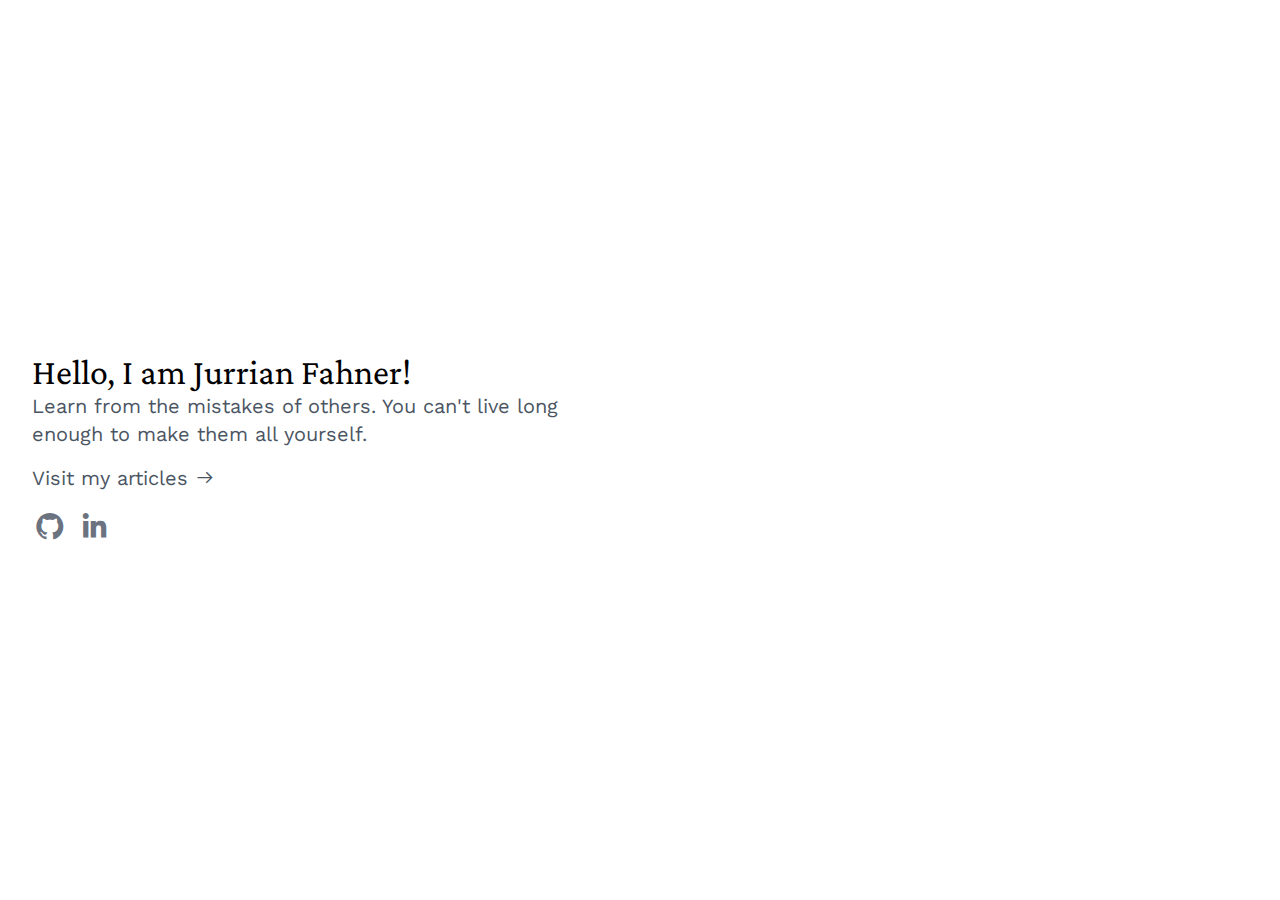
<file: index.html>
<!DOCTYPE html>
<html lang="en" class="scroll-smooth">
    <head>
        <meta charset="utf-8">
        <!-- TODO: use `get_url` -->
        <link rel="stylesheet" href="/css/style.css"/>
        <link rel="stylesheet" href="/line-awesome/css/line-awesome.min.css"/>
        <link rel="stylesheet" href="/css/custom.css">
        <script src="/js/main.js" defer></script>
        
    <title>Home | ensignprojects</title>

    </head>

    <body class="bg-white dark:bg-slate-900 transition ease-in-out">
        <section>
            
<div class="h-screen xl:h-auto xl:w-screen flex flex-col xl:flex-row gap-8 xl:gap-0
            items-center xl:items-start text-center xl:text-left justify-center
            xl:justify-start">
    
    <div class="xl:h-screen xl:w-1/2 flex items-center">
        <div class="mx-8 flex flex-col gap-12 xl:gap-0">
            <h1 class="font-serif text-8xl xl:text-4xl text-black dark:text-slate-300">
                Hello, I am Jurrian Fahner!
            </h1>
            <p class="font-sans text-4xl xl:text-xl text-gray-600 dark:text-slate-500">
                Learn from the mistakes of others. You can&#x27;t live long enough to make them all yourself.
            </p>
            
                <div class="mt-4 text-4xl xl:text-xl">
                    <a class="font-sans text-gray-600 hover:text-gray-400
                        dark:text-slate-500 dark:hover:text-slate-400 transition"
                        href="/articles">
                        Visit my articles <i class="las la-arrow-right"></i>
                    </a>
                </div>
                
                                
                        <div class="mt-4 text-8xl xl:text-4xl flex gap-2 justify-center
                                    xl:justify-start">
                            
                                <div class="text-gray-500 hover:text-gray-700 transition">
                                <a href="https:&#x2F;&#x2F;github.com&#x2F;jurrianfahner" target="_blank">
                                    <i class="lab la-github"></i>
                                </a>
                                </div>
                            
                                <div class="text-gray-500 hover:text-gray-700 transition">
                                <a href="https:&#x2F;&#x2F;www.linkedin.com&#x2F;in&#x2F;jurrianfahner" target="_blank">
                                    <i class="lab la-linkedin-in"></i>
                                </a>
                                </div>
                            
                        </div>
                    
                
            
        </div>
    </div>
</div>

        </section>
    </body>
</html>
</file>
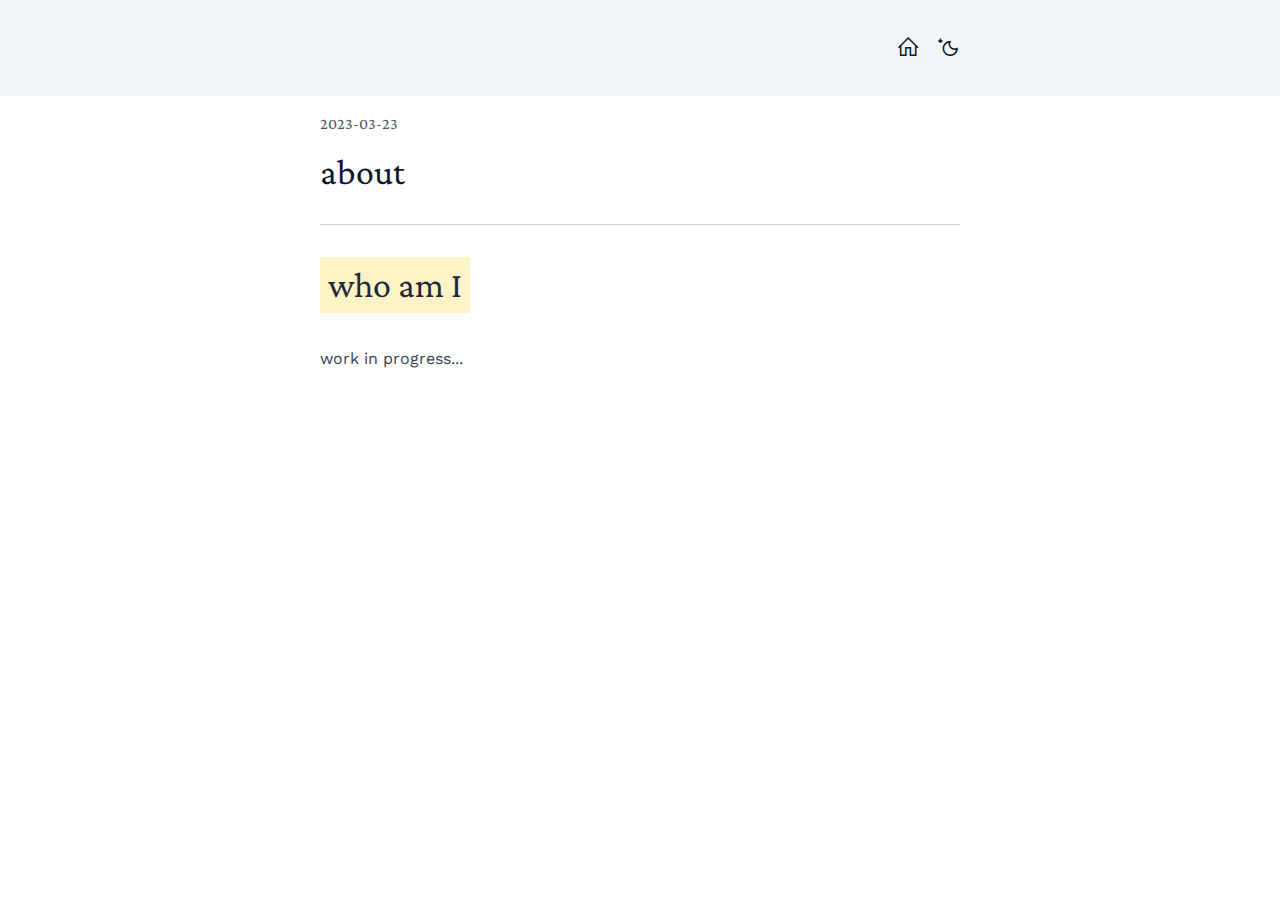
<file: about/index.html>
<!DOCTYPE html>
<html lang="en" class="scroll-smooth">
    <head>
        <meta charset="utf-8">
        <!-- TODO: use `get_url` -->
        <link rel="stylesheet" href="/css/style.css"/>
        <link rel="stylesheet" href="/line-awesome/css/line-awesome.min.css"/>
        <link rel="stylesheet" href="/css/custom.css">
        <script src="/js/main.js" defer></script>
        
    <title>about | ensignprojects</title>

    </head>

    <body class="bg-white dark:bg-slate-900 transition ease-in-out">
        <section>
            
    
    <div class="sticky top-0 bg-slate-100 dark:bg-slate-800">
        <div class="container mx-auto px-auto xl:px-0 w-full xl:w-1/2 flex
        place-content-between py-16 xl:py-8 font-sans text-6xl xl:text-2xl text-slate-900
        dark:text-slate-300">
            <div class="flex">
                
                
                    
                    
                    
                
            </div>
            <div class="flex gap-4">
                <div id="back-to-top" class="hidden cursor-pointer">
                    <i class="las la-level-up-alt"></i>
                </div>
                <a href="/"><i class="las la-home"></i></a>
                <div id="darkmode-toggle" class="cursor-pointer">
                    <div class="hidden dark:inline">
                        <i class="las la-sun"></i>
                    </div>
                    <div class="inline dark:hidden">
                        <i class="las la-moon"></i>
                    </div>
                </div>
            </div>
        </div>
    </div>

    <div class="container mx-auto w-full xl:w-1/2 mb-16">
        <div class="mt-4 font-serif text-slate-600 dark:text-slate-500 text-4xl xl:text-base">
            2023-03-23
        </div>
        <h1 class="w-full xl:w-2/3 mt-4 mb-8 font-serif text-8xl xl:text-4xl text-slate-900
                   dark:text-slate-300">
            about
        </h1>
        <div class="w-100 border-t mb-8 border-slate-300
            dark:border-slate-700"></div>
        <div class="prose dark:prose-invert prose-pre:rounded-none
                    prose-headings:bg-amber-100 prose-headings:text-slate-800
                    dark:prose-headings:bg-indigo-900 prose-headings:font-normal
                    dark:prose-headings:text-slate-300 prose-headings:p-2
                    prose-headings:w-max prose-headings:font-serif prose-2xl xl:prose-base">
            <h1 id="who-am-i">who am I</h1>
<p>work in progress...</p>

        </div>
    </div>

        </section>
    </body>
</html>
</file>
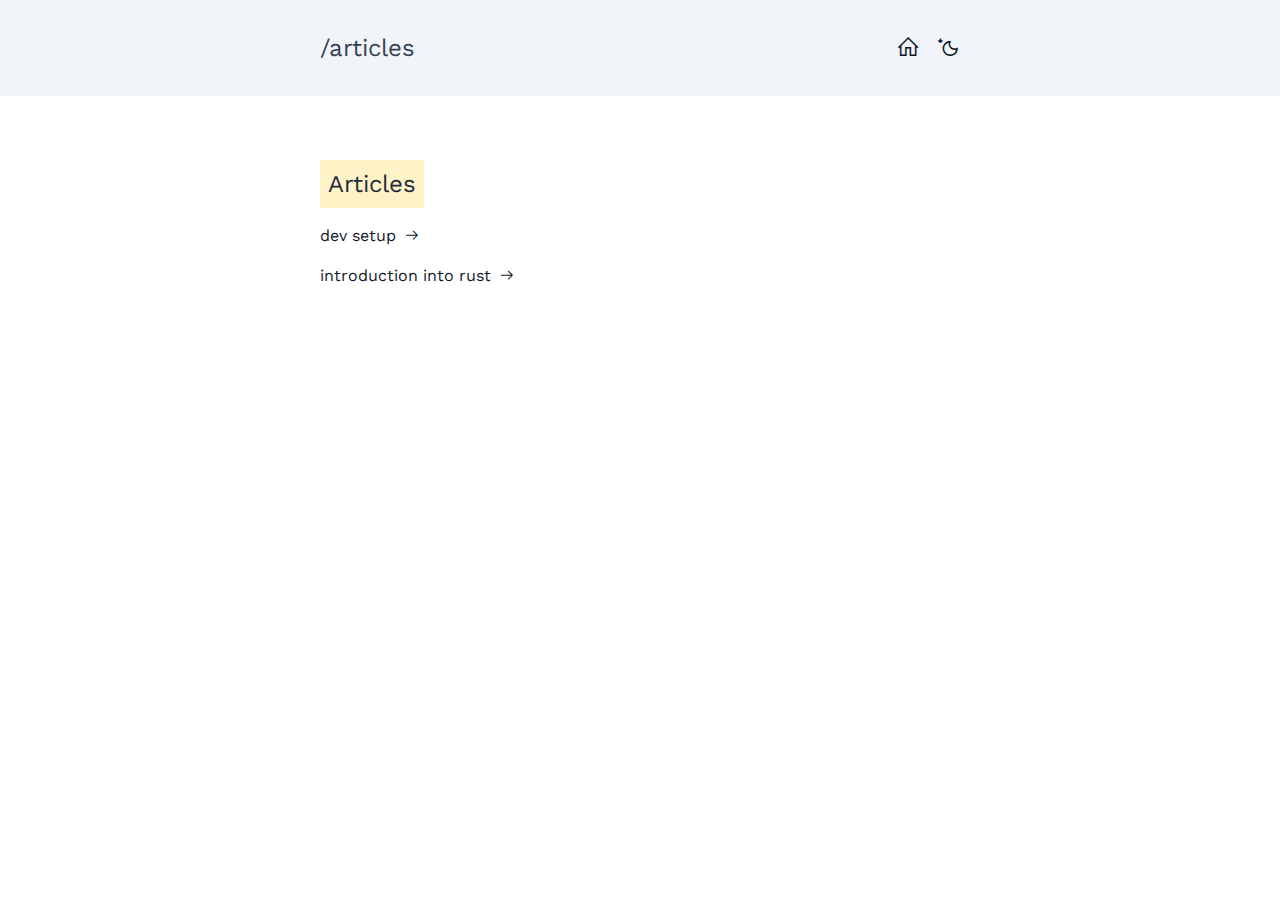
<file: articles/index.html>
<!DOCTYPE html>
<html lang="en" class="scroll-smooth">
    <head>
        <meta charset="utf-8">
        <!-- TODO: use `get_url` -->
        <link rel="stylesheet" href="/css/style.css"/>
        <link rel="stylesheet" href="/line-awesome/css/line-awesome.min.css"/>
        <link rel="stylesheet" href="/css/custom.css">
        <script src="/js/main.js" defer></script>
        
    <title>my articles | ensignprojects</title>

    </head>

    <body class="bg-white dark:bg-slate-900 transition ease-in-out">
        <section>
            
    
    <div class="sticky top-0 bg-slate-100 dark:bg-slate-800">
        <div class="container mx-auto px-auto xl:px-0 w-full xl:w-1/2 flex
        place-content-between py-16 xl:py-8 font-sans text-6xl xl:text-2xl text-slate-900
        dark:text-slate-300">
            <div class="flex">
                
                
                    
                    
                        <div class="m-0 p-0 text-slate-700 dark:text-slate-200">
                            /articles
                        </div>
                    
                
            </div>
            <div class="flex gap-4">
                <div id="back-to-top" class="hidden cursor-pointer">
                    <i class="las la-level-up-alt"></i>
                </div>
                <a href="/"><i class="las la-home"></i></a>
                <div id="darkmode-toggle" class="cursor-pointer">
                    <div class="hidden dark:inline">
                        <i class="las la-sun"></i>
                    </div>
                    <div class="inline dark:hidden">
                        <i class="las la-moon"></i>
                    </div>
                </div>
            </div>
        </div>
    </div>

    <div class="container mx-auto w-auto xl:w-1/2 mt-16 mb-16">
        
            <div class="my-8">
                <div class="text-6xl xl:text-2xl bg-amber-100 text-slate-800
                    dark:bg-indigo-900 dark:text-slate-300 p-2 w-max">
                    Articles
                </div>
                <ul>
                    
                        <li class="text-slate-900 hover:text-slate-600
                            dark:text-slate-400 hover:dark:text-slate-300
                            transition">
                            <a class="flex my-12 xl:my-4 text-4xl xl:text-base" href="https://ensignprojects.github.io/articles/dev-setup/">
                                dev setup
                                <div class="ml-2 hidden xl:inline">
                                    <i class="las la-arrow-right"></i>
                                </div>
                            </a>
                        </li>
                    
                        <li class="text-slate-900 hover:text-slate-600
                            dark:text-slate-400 hover:dark:text-slate-300
                            transition">
                            <a class="flex my-12 xl:my-4 text-4xl xl:text-base" href="https://ensignprojects.github.io/articles/introduction-into-rust/">
                                introduction into rust
                                <div class="ml-2 hidden xl:inline">
                                    <i class="las la-arrow-right"></i>
                                </div>
                            </a>
                        </li>
                    
                </ul>
            </div>
        
        
    </div>

        </section>
    </body>
</html>
</file>
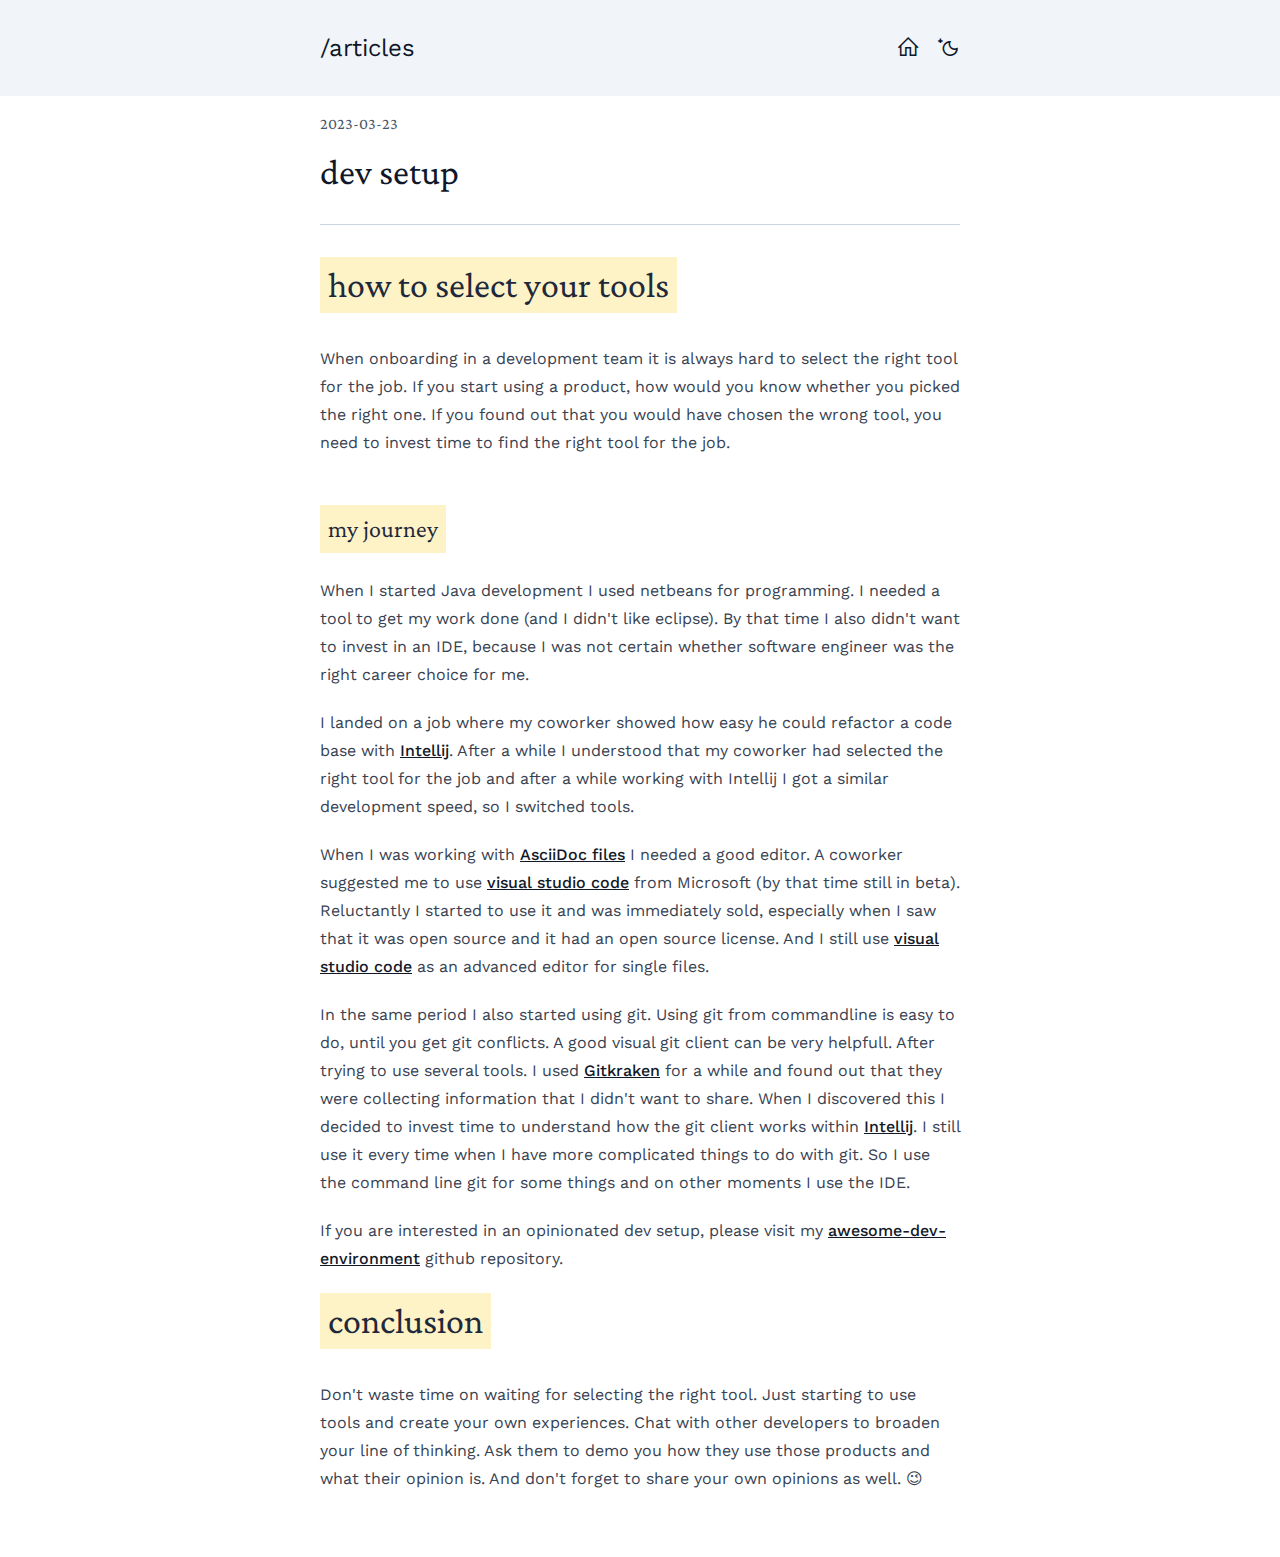
<file: articles/dev-setup/index.html>
<!DOCTYPE html>
<html lang="en" class="scroll-smooth">
    <head>
        <meta charset="utf-8">
        <!-- TODO: use `get_url` -->
        <link rel="stylesheet" href="/css/style.css"/>
        <link rel="stylesheet" href="/line-awesome/css/line-awesome.min.css"/>
        <link rel="stylesheet" href="/css/custom.css">
        <script src="/js/main.js" defer></script>
        
    <title>dev setup | ensignprojects</title>

    </head>

    <body class="bg-white dark:bg-slate-900 transition ease-in-out">
        <section>
            
    
    <div class="sticky top-0 bg-slate-100 dark:bg-slate-800">
        <div class="container mx-auto px-auto xl:px-0 w-full xl:w-1/2 flex
        place-content-between py-16 xl:py-8 font-sans text-6xl xl:text-2xl text-slate-900
        dark:text-slate-300">
            <div class="flex">
                
                
                    
                    
                        <a class="m-0 p-0 text-slate-900 hover:text-slate-700
                            dark:text-slate-300 dark:hover:text-slate-200"
                            href="&#x2F;articles&#x2F;">
                            /articles
                        </a>
                    
                
                    
                    
                    
                
            </div>
            <div class="flex gap-4">
                <div id="back-to-top" class="hidden cursor-pointer">
                    <i class="las la-level-up-alt"></i>
                </div>
                <a href="/"><i class="las la-home"></i></a>
                <div id="darkmode-toggle" class="cursor-pointer">
                    <div class="hidden dark:inline">
                        <i class="las la-sun"></i>
                    </div>
                    <div class="inline dark:hidden">
                        <i class="las la-moon"></i>
                    </div>
                </div>
            </div>
        </div>
    </div>

    <div class="container mx-auto w-full xl:w-1/2 mb-16">
        <div class="mt-4 font-serif text-slate-600 dark:text-slate-500 text-4xl xl:text-base">
            2023-03-23
        </div>
        <h1 class="w-full xl:w-2/3 mt-4 mb-8 font-serif text-8xl xl:text-4xl text-slate-900
                   dark:text-slate-300">
            dev setup
        </h1>
        <div class="w-100 border-t mb-8 border-slate-300
            dark:border-slate-700"></div>
        <div class="prose dark:prose-invert prose-pre:rounded-none
                    prose-headings:bg-amber-100 prose-headings:text-slate-800
                    dark:prose-headings:bg-indigo-900 prose-headings:font-normal
                    dark:prose-headings:text-slate-300 prose-headings:p-2
                    prose-headings:w-max prose-headings:font-serif prose-2xl xl:prose-base">
            <h1 id="how-to-select-your-tools">how to select your tools</h1>
<p>When onboarding in a development team it is always hard to select the right tool for the job. 
If you start using a product, how would you know whether you picked the right one. 
If you found out that you would have chosen the wrong tool, you need to invest time to find the right tool for the job.</p>
<h2 id="my-journey">my journey</h2>
<p>When I started Java development I used netbeans for programming. I needed a tool to get my work done (and I didn't like eclipse). By that time I also didn't want to invest in an IDE, because I was not certain whether software engineer was the right career choice for me.</p>
<p>I landed on a job where my coworker showed how easy he could refactor a code base with <a href="https://www.jetbrains.com/idea/">Intellij</a>. After a while I understood that my coworker had selected the right tool for the job and after a while working with Intellij I got a similar development speed, so I switched tools. </p>
<p>When I was working with <a href="https://asciidoctor.org/">AsciiDoc files</a> I needed a good editor. A coworker suggested me to use <a href="https://code.visualstudio.com/">visual studio code</a> from Microsoft (by that time still in beta). Reluctantly I started to use it and was immediately sold, especially when I saw that it was open source and it had an open source license. 
And I still use <a href="https://code.visualstudio.com/">visual studio code</a> as an advanced editor for single files.</p>
<p>In the same period I also started using git. Using git from commandline is easy to do, until you get git conflicts. A good visual git client can be very helpfull. After trying to use several tools. I used <a href="https://www.gitkraken.com/">Gitkraken</a> for a while and found out that they were collecting information that I didn't want to share. When I discovered this I decided to invest time to understand how the git client works within <a href="https://www.jetbrains.com/idea/">Intellij</a>. I still use it every time 
when I have more complicated things to do with git. So I use the command line git for some things and on other moments I use 
the IDE. </p>
<p>If you are interested in an opinionated dev setup, please visit my <a href="https://github.com/JurrianFahner/awesome-dev-environment">awesome-dev-environment</a> github repository.</p>
<h1 id="conclusion">conclusion</h1>
<p>Don't waste time on waiting for selecting the right tool. Just starting to use tools and create your own experiences. Chat with  other developers to broaden your line of thinking. Ask them to demo you how they use those products and what their opinion is. And don't forget to share your own opinions as well. 😉</p>

        </div>
    </div>

        </section>
    </body>
</html>
</file>
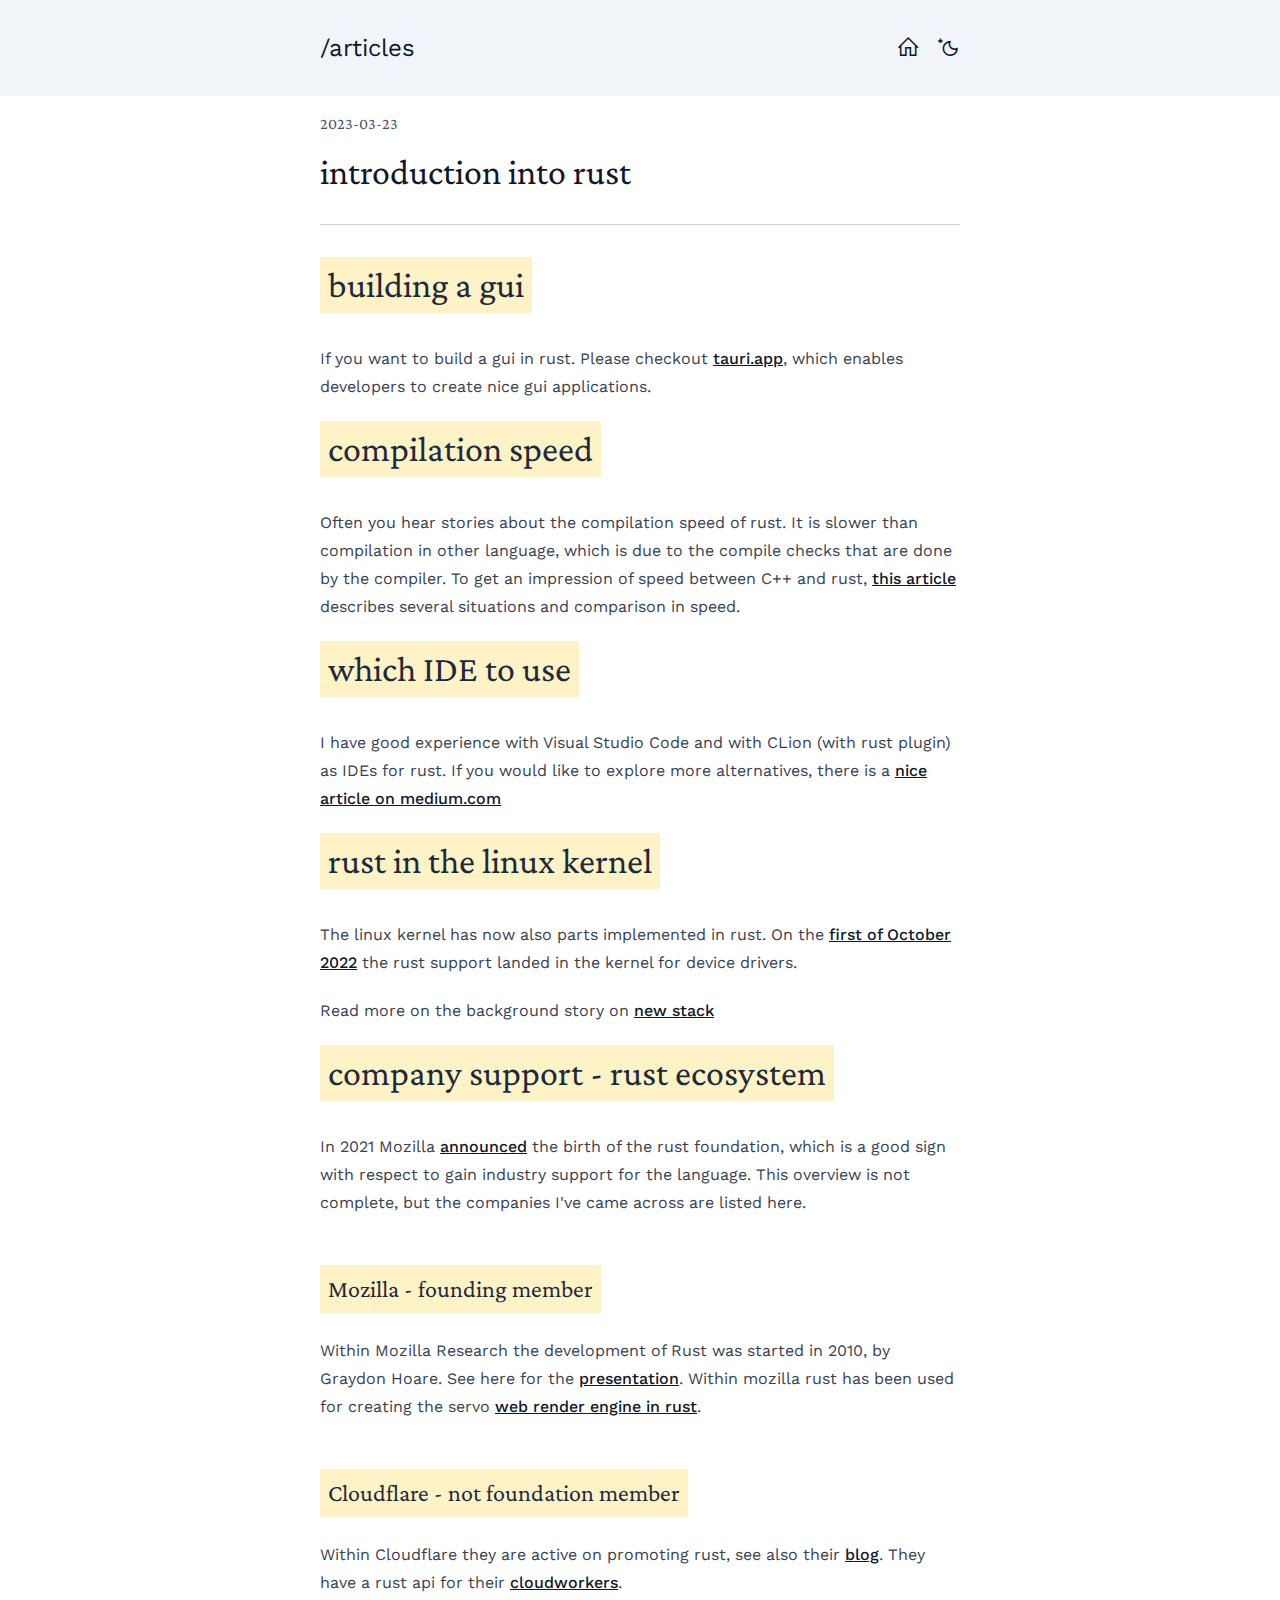
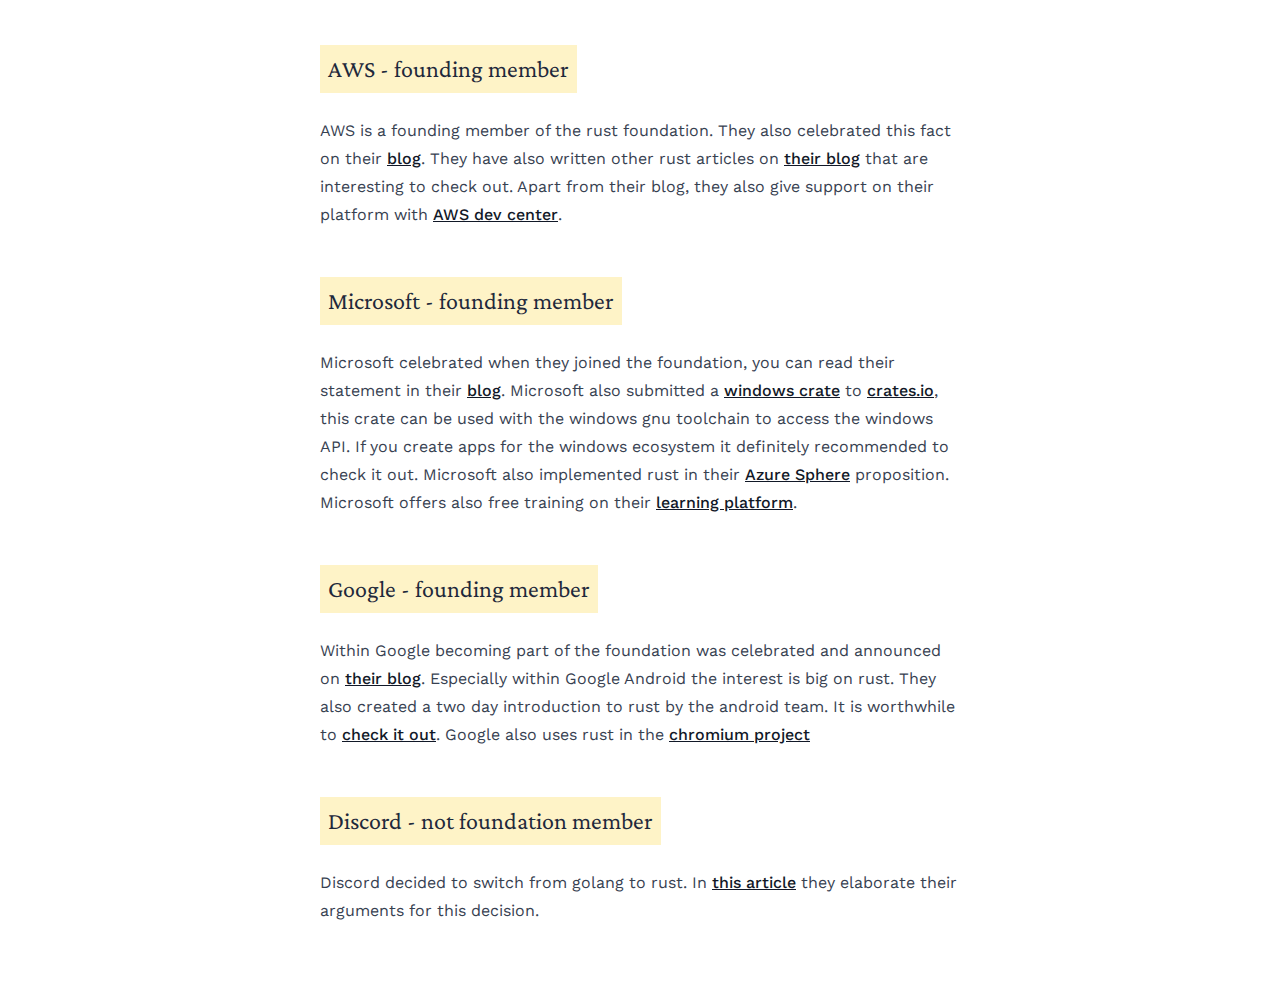
<file: articles/introduction-into-rust/index.html>
<!DOCTYPE html>
<html lang="en" class="scroll-smooth">
    <head>
        <meta charset="utf-8">
        <!-- TODO: use `get_url` -->
        <link rel="stylesheet" href="/css/style.css"/>
        <link rel="stylesheet" href="/line-awesome/css/line-awesome.min.css"/>
        <link rel="stylesheet" href="/css/custom.css">
        <script src="/js/main.js" defer></script>
        
    <title>introduction into rust | ensignprojects</title>

    </head>

    <body class="bg-white dark:bg-slate-900 transition ease-in-out">
        <section>
            
    
    <div class="sticky top-0 bg-slate-100 dark:bg-slate-800">
        <div class="container mx-auto px-auto xl:px-0 w-full xl:w-1/2 flex
        place-content-between py-16 xl:py-8 font-sans text-6xl xl:text-2xl text-slate-900
        dark:text-slate-300">
            <div class="flex">
                
                
                    
                    
                        <a class="m-0 p-0 text-slate-900 hover:text-slate-700
                            dark:text-slate-300 dark:hover:text-slate-200"
                            href="&#x2F;articles&#x2F;">
                            /articles
                        </a>
                    
                
                    
                    
                    
                
            </div>
            <div class="flex gap-4">
                <div id="back-to-top" class="hidden cursor-pointer">
                    <i class="las la-level-up-alt"></i>
                </div>
                <a href="/"><i class="las la-home"></i></a>
                <div id="darkmode-toggle" class="cursor-pointer">
                    <div class="hidden dark:inline">
                        <i class="las la-sun"></i>
                    </div>
                    <div class="inline dark:hidden">
                        <i class="las la-moon"></i>
                    </div>
                </div>
            </div>
        </div>
    </div>

    <div class="container mx-auto w-full xl:w-1/2 mb-16">
        <div class="mt-4 font-serif text-slate-600 dark:text-slate-500 text-4xl xl:text-base">
            2023-03-23
        </div>
        <h1 class="w-full xl:w-2/3 mt-4 mb-8 font-serif text-8xl xl:text-4xl text-slate-900
                   dark:text-slate-300">
            introduction into rust
        </h1>
        <div class="w-100 border-t mb-8 border-slate-300
            dark:border-slate-700"></div>
        <div class="prose dark:prose-invert prose-pre:rounded-none
                    prose-headings:bg-amber-100 prose-headings:text-slate-800
                    dark:prose-headings:bg-indigo-900 prose-headings:font-normal
                    dark:prose-headings:text-slate-300 prose-headings:p-2
                    prose-headings:w-max prose-headings:font-serif prose-2xl xl:prose-base">
            <h1 id="building-a-gui">building a gui</h1>
<p>If you want to build a gui in rust. Please checkout <a href="https://tauri.app">tauri.app</a>, which enables developers to create nice gui applications.</p>
<h1 id="compilation-speed">compilation speed</h1>
<p>Often you hear stories about the compilation speed of rust. It is slower than compilation in other language, which is due to the compile checks that are done by the compiler. To get an impression of speed between C++ and rust, <a href="https://quick-lint-js.com/blog/cpp-vs-rust-build-times/">this article</a> describes several situations and comparison in speed.</p>
<h1 id="which-ide-to-use">which IDE to use</h1>
<p>I have good experience with Visual Studio Code and with CLion (with rust plugin) as IDEs for rust. If you would like to explore more alternatives, there is a <a href="https://medium.com/cloud-native-the-gathering/whats-the-best-ide-for-developing-in-rust-5087d46006f5">nice article on medium.com</a></p>
<h1 id="rust-in-the-linux-kernel">rust in the linux kernel</h1>
<p>The linux kernel has now also parts implemented in rust. On the <a href="https://lore.kernel.org/lkml/202210010816.1317F2C@keescook/">first of October 2022</a> the rust support landed in the kernel for device drivers.</p>
<p>Read more on the background story on <a href="https://thenewstack.io/rust-in-the-linux-kernel/">new stack</a></p>
<h1 id="company-support-rust-ecosystem">company support - rust ecosystem</h1>
<p>In 2021 Mozilla <a href="https://blog.mozilla.org/en/mozilla/mozilla-welcomes-the-rust-foundation/">announced</a> the birth of the rust foundation, which 
is a good sign with respect to gain industry support for the language.
This overview is not complete, but the companies I've came across are listed here.</p>
<h2 id="mozilla-founding-member">Mozilla - founding member</h2>
<p>Within Mozilla Research the development of Rust was started in 2010, by Graydon Hoare. See 
here for the <a href="http://venge.net/graydon/talks/intro-talk-2.pdf">presentation</a>.
Within mozilla rust has been used for creating the servo <a href="https://servo.org/">web render engine in rust</a>.</p>
<h2 id="cloudflare-not-foundation-member">Cloudflare - not foundation member</h2>
<p>Within Cloudflare they are active on promoting rust, see also their <a href="https://blog.cloudflare.com/tag/rust/">blog</a>.
They have a rust api for their <a href="https://blog.cloudflare.com/cloudflare-workers-as-a-serverless-rust-platform/">cloudworkers</a>.</p>
<h2 id="aws-founding-member">AWS - founding member</h2>
<p>AWS is a founding member of the rust foundation. They also celebrated this fact on their <a href="https://aws.amazon.com/blogs/opensource/congratulations-rustaceans-on-the-creation-of-the-rust-foundation/">blog</a>.
They have also written other rust articles on <a href="https://aws.amazon.com/blogs/opensource/tag/rust/">their blog</a> that are interesting
to check out. Apart from their blog, they also give support on their platform with <a href="https://aws.amazon.com/developer/language/rust/">AWS dev center</a>.</p>
<h2 id="microsoft-founding-member">Microsoft - founding member</h2>
<p>Microsoft celebrated when they joined the foundation, you can read their statement in their <a href="https://cloudblogs.microsoft.com/opensource/2021/02/08/microsoft-joins-rust-foundation/">blog</a>. 
Microsoft also submitted a <a href="https://crates.io/crates/windows">windows crate</a> to <a href="https://crates.io/">crates.io</a>, this crate
can be used with the windows gnu toolchain to access the windows API. If you create apps for the windows 
ecosystem it definitely recommended to check it out. 
Microsoft also implemented rust in their <a href="https://www.theregister.com/2023/01/13/microsoft_rust_azure_sphere/">Azure Sphere</a> proposition.
Microsoft offers also free training on their <a href="https://learn.microsoft.com/en-us/windows/dev-environment/rust/">learning platform</a>. </p>
<h2 id="google-founding-member">Google - founding member</h2>
<p>Within Google becoming part of the foundation was celebrated and announced on <a href="https://opensource.googleblog.com/2021/02/google-joins-rust-foundation.html">their blog</a>.
Especially within Google Android the interest is big on rust. They also created a two day introduction
to rust by the android team. It is worthwhile to <a href="https://google.github.io/comprehensive-rust/welcome.html">check it out</a>.
Google also uses rust in the <a href="https://analyticsindiamag.com/rust-users-rejoice-chromium-adds-support-for-the-better-c/">chromium project</a></p>
<h2 id="discord-not-foundation-member">Discord - not foundation member</h2>
<p>Discord decided to switch from golang to rust. In <a href="https://link.medium.com/eM2lXuqRowb">this article</a> they elaborate their arguments for this decision. </p>

        </div>
    </div>

        </section>
    </body>
</html>
</file>
<file: css/custom.css>
/* p { 
    font-size: 2em;
} */
</file>
<file: css/style.css>
/*! tailwindcss v3.2.4 | MIT License | https://tailwindcss.com*/*,:after,:before{border:0 solid #e5e7eb;box-sizing:border-box}:after,:before{--tw-content:""}html{-webkit-text-size-adjust:100%;font-feature-settings:normal;font-family:Work Sans,ui-sans-serif,system-ui,-apple-system,BlinkMacSystemFont,Segoe UI,Roboto,Helvetica Neue,Arial,Noto Sans,sans-serif,Apple Color Emoji,Segoe UI Emoji,Segoe UI Symbol,Noto Color Emoji;line-height:1.5;-moz-tab-size:4;-o-tab-size:4;tab-size:4}body{line-height:inherit;margin:0}hr{border-top-width:1px;color:inherit;height:0}abbr:where([title]){-webkit-text-decoration:underline dotted;text-decoration:underline dotted}h1,h2,h3,h4,h5,h6{font-size:inherit;font-weight:inherit}a{color:inherit;text-decoration:inherit}b,strong{font-weight:bolder}code,kbd,pre,samp{font-family:JetBrains Mono,ui-monospace,SFMono-Regular,Menlo,Monaco,Consolas,Liberation Mono,Courier New,monospace;font-size:1em}small{font-size:80%}sub,sup{font-size:75%;line-height:0;position:relative;vertical-align:baseline}sub{bottom:-.25em}sup{top:-.5em}table{border-collapse:collapse;border-color:inherit;text-indent:0}button,input,optgroup,select,textarea{color:inherit;font-family:inherit;font-size:100%;font-weight:inherit;line-height:inherit;margin:0;padding:0}button,select{text-transform:none}[type=button],[type=reset],[type=submit],button{-webkit-appearance:button;background-color:transparent;background-image:none}:-moz-focusring{outline:auto}:-moz-ui-invalid{box-shadow:none}progress{vertical-align:baseline}::-webkit-inner-spin-button,::-webkit-outer-spin-button{height:auto}[type=search]{-webkit-appearance:textfield;outline-offset:-2px}::-webkit-search-decoration{-webkit-appearance:none}::-webkit-file-upload-button{-webkit-appearance:button;font:inherit}summary{display:list-item}blockquote,dd,dl,figure,h1,h2,h3,h4,h5,h6,hr,p,pre{margin:0}fieldset{margin:0}fieldset,legend{padding:0}menu,ol,ul{list-style:none;margin:0;padding:0}textarea{resize:vertical}input::-moz-placeholder,textarea::-moz-placeholder{color:#9ca3af;opacity:1}input::placeholder,textarea::placeholder{color:#9ca3af;opacity:1}[role=button],button{cursor:pointer}:disabled{cursor:default}audio,canvas,embed,iframe,img,object,svg,video{display:block;vertical-align:middle}img,video{height:auto;max-width:100%}[hidden]{display:none}@font-face{font-family:Work Sans;font-style:normal;src:url(/fonts/WorkSans-VariableFont_wght.ttf)}@font-face{font-family:Work Sans;font-style:italic;src:url(/fonts/WorkSans-Italic-VariableFont_wght.ttf)}@font-face{font-family:Crimson Pro;font-style:normal;src:url(/fonts/CrimsonPro-VariableFont_wght.ttf)}@font-face{font-family:Crimson Pro;font-style:italic;src:url(/fonts/CrimsonPro-Italic-VariableFont_wght.ttf)}@font-face{font-family:JetBrains Mono;font-style:normal;src:url(/fonts/JetBrainsMono-Italic-VariableFont_wght.ttf)}@font-face{font-family:JetBrains Mono;font-style:italic;src:url(/fonts/JetBrainsMono-Italic-VariableFont_wght.ttf)}*,:after,:before{--tw-border-spacing-x:0;--tw-border-spacing-y:0;--tw-translate-x:0;--tw-translate-y:0;--tw-rotate:0;--tw-skew-x:0;--tw-skew-y:0;--tw-scale-x:1;--tw-scale-y:1;--tw-pan-x: ;--tw-pan-y: ;--tw-pinch-zoom: ;--tw-scroll-snap-strictness:proximity;--tw-ordinal: ;--tw-slashed-zero: ;--tw-numeric-figure: ;--tw-numeric-spacing: ;--tw-numeric-fraction: ;--tw-ring-inset: ;--tw-ring-offset-width:0px;--tw-ring-offset-color:#fff;--tw-ring-color:rgba(59,130,246,.5);--tw-ring-offset-shadow:0 0 #0000;--tw-ring-shadow:0 0 #0000;--tw-shadow:0 0 #0000;--tw-shadow-colored:0 0 #0000;--tw-blur: ;--tw-brightness: ;--tw-contrast: ;--tw-grayscale: ;--tw-hue-rotate: ;--tw-invert: ;--tw-saturate: ;--tw-sepia: ;--tw-drop-shadow: ;--tw-backdrop-blur: ;--tw-backdrop-brightness: ;--tw-backdrop-contrast: ;--tw-backdrop-grayscale: ;--tw-backdrop-hue-rotate: ;--tw-backdrop-invert: ;--tw-backdrop-opacity: ;--tw-backdrop-saturate: ;--tw-backdrop-sepia: }::backdrop{--tw-border-spacing-x:0;--tw-border-spacing-y:0;--tw-translate-x:0;--tw-translate-y:0;--tw-rotate:0;--tw-skew-x:0;--tw-skew-y:0;--tw-scale-x:1;--tw-scale-y:1;--tw-pan-x: ;--tw-pan-y: ;--tw-pinch-zoom: ;--tw-scroll-snap-strictness:proximity;--tw-ordinal: ;--tw-slashed-zero: ;--tw-numeric-figure: ;--tw-numeric-spacing: ;--tw-numeric-fraction: ;--tw-ring-inset: ;--tw-ring-offset-width:0px;--tw-ring-offset-color:#fff;--tw-ring-color:rgba(59,130,246,.5);--tw-ring-offset-shadow:0 0 #0000;--tw-ring-shadow:0 0 #0000;--tw-shadow:0 0 #0000;--tw-shadow-colored:0 0 #0000;--tw-blur: ;--tw-brightness: ;--tw-contrast: ;--tw-grayscale: ;--tw-hue-rotate: ;--tw-invert: ;--tw-saturate: ;--tw-sepia: ;--tw-drop-shadow: ;--tw-backdrop-blur: ;--tw-backdrop-brightness: ;--tw-backdrop-contrast: ;--tw-backdrop-grayscale: ;--tw-backdrop-hue-rotate: ;--tw-backdrop-invert: ;--tw-backdrop-opacity: ;--tw-backdrop-saturate: ;--tw-backdrop-sepia: }.container{width:100%}@media (min-width:640px){.container{max-width:640px}}@media (min-width:768px){.container{max-width:768px}}@media (min-width:1024px){.container{max-width:1024px}}@media (min-width:1280px){.container{max-width:1280px}}@media (min-width:1536px){.container{max-width:1536px}}.prose{color:var(--tw-prose-body);max-width:65ch}.prose :where([class~=lead]):not(:where([class~=not-prose] *)){color:var(--tw-prose-lead);font-size:1.25em;line-height:1.6;margin-bottom:1.2em;margin-top:1.2em}.prose :where(a):not(:where([class~=not-prose] *)){color:var(--tw-prose-links);font-weight:500;text-decoration:underline}.prose :where(strong):not(:where([class~=not-prose] *)){color:var(--tw-prose-bold);font-weight:600}.prose :where(a strong):not(:where([class~=not-prose] *)){color:inherit}.prose :where(blockquote strong):not(:where([class~=not-prose] *)){color:inherit}.prose :where(thead th strong):not(:where([class~=not-prose] *)){color:inherit}.prose :where(ol):not(:where([class~=not-prose] *)){list-style-type:decimal;margin-bottom:1.25em;margin-top:1.25em;padding-left:1.625em}.prose :where(ol[type=A]):not(:where([class~=not-prose] *)){list-style-type:upper-alpha}.prose :where(ol[type=a]):not(:where([class~=not-prose] *)){list-style-type:lower-alpha}.prose :where(ol[type=A s]):not(:where([class~=not-prose] *)){list-style-type:upper-alpha}.prose :where(ol[type=a s]):not(:where([class~=not-prose] *)){list-style-type:lower-alpha}.prose :where(ol[type=I]):not(:where([class~=not-prose] *)){list-style-type:upper-roman}.prose :where(ol[type=i]):not(:where([class~=not-prose] *)){list-style-type:lower-roman}.prose :where(ol[type=I s]):not(:where([class~=not-prose] *)){list-style-type:upper-roman}.prose :where(ol[type=i s]):not(:where([class~=not-prose] *)){list-style-type:lower-roman}.prose :where(ol[type="1"]):not(:where([class~=not-prose] *)){list-style-type:decimal}.prose :where(ul):not(:where([class~=not-prose] *)){list-style-type:disc;margin-bottom:1.25em;margin-top:1.25em;padding-left:1.625em}.prose :where(ol>li):not(:where([class~=not-prose] *))::marker{color:var(--tw-prose-counters);font-weight:400}.prose :where(ul>li):not(:where([class~=not-prose] *))::marker{color:var(--tw-prose-bullets)}.prose :where(hr):not(:where([class~=not-prose] *)){border-color:var(--tw-prose-hr);border-top-width:1px;margin-bottom:3em;margin-top:3em}.prose :where(blockquote):not(:where([class~=not-prose] *)){border-left-color:var(--tw-prose-quote-borders);border-left-width:.25rem;color:var(--tw-prose-quotes);font-style:italic;font-weight:500;margin-bottom:1.6em;margin-top:1.6em;padding-left:1em;quotes:"\201C""\201D""\2018""\2019"}.prose :where(blockquote p:first-of-type):not(:where([class~=not-prose] *)):before{content:open-quote}.prose :where(blockquote p:last-of-type):not(:where([class~=not-prose] *)):after{content:close-quote}.prose :where(h1):not(:where([class~=not-prose] *)){color:var(--tw-prose-headings);font-size:2.25em;font-weight:800;line-height:1.1111111;margin-bottom:.8888889em;margin-top:0}.prose :where(h1 strong):not(:where([class~=not-prose] *)){color:inherit;font-weight:900}.prose :where(h2):not(:where([class~=not-prose] *)){color:var(--tw-prose-headings);font-size:1.5em;font-weight:700;line-height:1.3333333;margin-bottom:1em;margin-top:2em}.prose :where(h2 strong):not(:where([class~=not-prose] *)){color:inherit;font-weight:800}.prose :where(h3):not(:where([class~=not-prose] *)){color:var(--tw-prose-headings);font-size:1.25em;font-weight:600;line-height:1.6;margin-bottom:.6em;margin-top:1.6em}.prose :where(h3 strong):not(:where([class~=not-prose] *)){color:inherit;font-weight:700}.prose :where(h4):not(:where([class~=not-prose] *)){color:var(--tw-prose-headings);font-weight:600;line-height:1.5;margin-bottom:.5em;margin-top:1.5em}.prose :where(h4 strong):not(:where([class~=not-prose] *)){color:inherit;font-weight:700}.prose :where(img):not(:where([class~=not-prose] *)){margin-bottom:2em;margin-top:2em}.prose :where(figure>*):not(:where([class~=not-prose] *)){margin-bottom:0;margin-top:0}.prose :where(figcaption):not(:where([class~=not-prose] *)){color:var(--tw-prose-captions);font-size:.875em;line-height:1.4285714;margin-top:.8571429em}.prose :where(code):not(:where([class~=not-prose] *)){color:var(--tw-prose-code);font-size:.875em;font-weight:600}.prose :where(code):not(:where([class~=not-prose] *)):before{content:"`"}.prose :where(code):not(:where([class~=not-prose] *)):after{content:"`"}.prose :where(a code):not(:where([class~=not-prose] *)){color:inherit}.prose :where(h1 code):not(:where([class~=not-prose] *)){color:inherit}.prose :where(h2 code):not(:where([class~=not-prose] *)){color:inherit;font-size:.875em}.prose :where(h3 code):not(:where([class~=not-prose] *)){color:inherit;font-size:.9em}.prose :where(h4 code):not(:where([class~=not-prose] *)){color:inherit}.prose :where(blockquote code):not(:where([class~=not-prose] *)){color:inherit}.prose :where(thead th code):not(:where([class~=not-prose] *)){color:inherit}.prose :where(pre):not(:where([class~=not-prose] *)){background-color:var(--tw-prose-pre-bg);border-radius:.375rem;color:var(--tw-prose-pre-code);font-size:.875em;font-weight:400;line-height:1.7142857;margin-bottom:1.7142857em;margin-top:1.7142857em;overflow-x:auto;padding:.8571429em 1.1428571em}.prose :where(pre code):not(:where([class~=not-prose] *)){background-color:transparent;border-radius:0;border-width:0;color:inherit;font-family:inherit;font-size:inherit;font-weight:inherit;line-height:inherit;padding:0}.prose :where(pre code):not(:where([class~=not-prose] *)):before{content:none}.prose :where(pre code):not(:where([class~=not-prose] *)):after{content:none}.prose :where(table):not(:where([class~=not-prose] *)){font-size:.875em;line-height:1.7142857;margin-bottom:2em;margin-top:2em;table-layout:auto;text-align:left;width:100%}.prose :where(thead):not(:where([class~=not-prose] *)){border-bottom-color:var(--tw-prose-th-borders);border-bottom-width:1px}.prose :where(thead th):not(:where([class~=not-prose] *)){color:var(--tw-prose-headings);font-weight:600;padding-bottom:.5714286em;padding-left:.5714286em;padding-right:.5714286em;vertical-align:bottom}.prose :where(tbody tr):not(:where([class~=not-prose] *)){border-bottom-color:var(--tw-prose-td-borders);border-bottom-width:1px}.prose :where(tbody tr:last-child):not(:where([class~=not-prose] *)){border-bottom-width:0}.prose :where(tbody td):not(:where([class~=not-prose] *)){vertical-align:baseline}.prose :where(tfoot):not(:where([class~=not-prose] *)){border-top-color:var(--tw-prose-th-borders);border-top-width:1px}.prose :where(tfoot td):not(:where([class~=not-prose] *)){vertical-align:top}.prose{--tw-prose-body:#374151;--tw-prose-headings:#111827;--tw-prose-lead:#4b5563;--tw-prose-links:#111827;--tw-prose-bold:#111827;--tw-prose-counters:#6b7280;--tw-prose-bullets:#d1d5db;--tw-prose-hr:#e5e7eb;--tw-prose-quotes:#111827;--tw-prose-quote-borders:#e5e7eb;--tw-prose-captions:#6b7280;--tw-prose-code:#111827;--tw-prose-pre-code:#e5e7eb;--tw-prose-pre-bg:#1f2937;--tw-prose-th-borders:#d1d5db;--tw-prose-td-borders:#e5e7eb;--tw-prose-invert-body:#d1d5db;--tw-prose-invert-headings:#fff;--tw-prose-invert-lead:#9ca3af;--tw-prose-invert-links:#fff;--tw-prose-invert-bold:#fff;--tw-prose-invert-counters:#9ca3af;--tw-prose-invert-bullets:#4b5563;--tw-prose-invert-hr:#374151;--tw-prose-invert-quotes:#f3f4f6;--tw-prose-invert-quote-borders:#374151;--tw-prose-invert-captions:#9ca3af;--tw-prose-invert-code:#fff;--tw-prose-invert-pre-code:#d1d5db;--tw-prose-invert-pre-bg:rgba(0,0,0,.5);--tw-prose-invert-th-borders:#4b5563;--tw-prose-invert-td-borders:#374151;font-size:1rem;line-height:1.75}.prose :where(p):not(:where([class~=not-prose] *)){margin-bottom:1.25em;margin-top:1.25em}.prose :where(video):not(:where([class~=not-prose] *)){margin-bottom:2em;margin-top:2em}.prose :where(figure):not(:where([class~=not-prose] *)){margin-bottom:2em;margin-top:2em}.prose :where(li):not(:where([class~=not-prose] *)){margin-bottom:.5em;margin-top:.5em}.prose :where(ol>li):not(:where([class~=not-prose] *)){padding-left:.375em}.prose :where(ul>li):not(:where([class~=not-prose] *)){padding-left:.375em}.prose :where(.prose>ul>li p):not(:where([class~=not-prose] *)){margin-bottom:.75em;margin-top:.75em}.prose :where(.prose>ul>li>:first-child):not(:where([class~=not-prose] *)){margin-top:1.25em}.prose :where(.prose>ul>li>:last-child):not(:where([class~=not-prose] *)){margin-bottom:1.25em}.prose :where(.prose>ol>li>:first-child):not(:where([class~=not-prose] *)){margin-top:1.25em}.prose :where(.prose>ol>li>:last-child):not(:where([class~=not-prose] *)){margin-bottom:1.25em}.prose :where(ul ul,ul ol,ol ul,ol ol):not(:where([class~=not-prose] *)){margin-bottom:.75em;margin-top:.75em}.prose :where(hr+*):not(:where([class~=not-prose] *)){margin-top:0}.prose :where(h2+*):not(:where([class~=not-prose] *)){margin-top:0}.prose :where(h3+*):not(:where([class~=not-prose] *)){margin-top:0}.prose :where(h4+*):not(:where([class~=not-prose] *)){margin-top:0}.prose :where(thead th:first-child):not(:where([class~=not-prose] *)){padding-left:0}.prose :where(thead th:last-child):not(:where([class~=not-prose] *)){padding-right:0}.prose :where(tbody td,tfoot td):not(:where([class~=not-prose] *)){padding:.5714286em}.prose :where(tbody td:first-child,tfoot td:first-child):not(:where([class~=not-prose] *)){padding-left:0}.prose :where(tbody td:last-child,tfoot td:last-child):not(:where([class~=not-prose] *)){padding-right:0}.prose :where(.prose>:first-child):not(:where([class~=not-prose] *)){margin-top:0}.prose :where(.prose>:last-child):not(:where([class~=not-prose] *)){margin-bottom:0}.prose-2xl{font-size:1.5rem;line-height:1.6666667}.prose-2xl :where(p):not(:where([class~=not-prose] *)){margin-bottom:1.3333333em;margin-top:1.3333333em}.prose-2xl :where([class~=lead]):not(:where([class~=not-prose] *)){font-size:1.25em;line-height:1.4666667;margin-bottom:1.0666667em;margin-top:1.0666667em}.prose-2xl :where(blockquote):not(:where([class~=not-prose] *)){margin-bottom:1.7777778em;margin-top:1.7777778em;padding-left:1.1111111em}.prose-2xl :where(h1):not(:where([class~=not-prose] *)){font-size:2.6666667em;line-height:1;margin-bottom:.875em;margin-top:0}.prose-2xl :where(h2):not(:where([class~=not-prose] *)){font-size:2em;line-height:1.0833333;margin-bottom:.8333333em;margin-top:1.5em}.prose-2xl :where(h3):not(:where([class~=not-prose] *)){font-size:1.5em;line-height:1.2222222;margin-bottom:.6666667em;margin-top:1.5555556em}.prose-2xl :where(h4):not(:where([class~=not-prose] *)){line-height:1.5;margin-bottom:.6666667em;margin-top:1.6666667em}.prose-2xl :where(img):not(:where([class~=not-prose] *)){margin-bottom:2em;margin-top:2em}.prose-2xl :where(video):not(:where([class~=not-prose] *)){margin-bottom:2em;margin-top:2em}.prose-2xl :where(figure):not(:where([class~=not-prose] *)){margin-bottom:2em;margin-top:2em}.prose-2xl :where(figure>*):not(:where([class~=not-prose] *)){margin-bottom:0;margin-top:0}.prose-2xl :where(figcaption):not(:where([class~=not-prose] *)){font-size:.8333333em;line-height:1.6;margin-top:1em}.prose-2xl :where(code):not(:where([class~=not-prose] *)){font-size:.8333333em}.prose-2xl :where(h2 code):not(:where([class~=not-prose] *)){font-size:.875em}.prose-2xl :where(h3 code):not(:where([class~=not-prose] *)){font-size:.8888889em}.prose-2xl :where(pre):not(:where([class~=not-prose] *)){border-radius:.5rem;font-size:.8333333em;line-height:1.8;margin-bottom:2em;margin-top:2em;padding:1.2em 1.6em}.prose-2xl :where(ol):not(:where([class~=not-prose] *)){margin-bottom:1.3333333em;margin-top:1.3333333em;padding-left:1.5833333em}.prose-2xl :where(ul):not(:where([class~=not-prose] *)){margin-bottom:1.3333333em;margin-top:1.3333333em;padding-left:1.5833333em}.prose-2xl :where(li):not(:where([class~=not-prose] *)){margin-bottom:.5em;margin-top:.5em}.prose-2xl :where(ol>li):not(:where([class~=not-prose] *)){padding-left:.4166667em}.prose-2xl :where(ul>li):not(:where([class~=not-prose] *)){padding-left:.4166667em}.prose-2xl :where(.prose-2xl>ul>li p):not(:where([class~=not-prose] *)){margin-bottom:.8333333em;margin-top:.8333333em}.prose-2xl :where(.prose-2xl>ul>li>:first-child):not(:where([class~=not-prose] *)){margin-top:1.3333333em}.prose-2xl :where(.prose-2xl>ul>li>:last-child):not(:where([class~=not-prose] *)){margin-bottom:1.3333333em}.prose-2xl :where(.prose-2xl>ol>li>:first-child):not(:where([class~=not-prose] *)){margin-top:1.3333333em}.prose-2xl :where(.prose-2xl>ol>li>:last-child):not(:where([class~=not-prose] *)){margin-bottom:1.3333333em}.prose-2xl :where(ul ul,ul ol,ol ul,ol ol):not(:where([class~=not-prose] *)){margin-bottom:.6666667em;margin-top:.6666667em}.prose-2xl :where(hr):not(:where([class~=not-prose] *)){margin-bottom:3em;margin-top:3em}.prose-2xl :where(hr+*):not(:where([class~=not-prose] *)){margin-top:0}.prose-2xl :where(h2+*):not(:where([class~=not-prose] *)){margin-top:0}.prose-2xl :where(h3+*):not(:where([class~=not-prose] *)){margin-top:0}.prose-2xl :where(h4+*):not(:where([class~=not-prose] *)){margin-top:0}.prose-2xl :where(table):not(:where([class~=not-prose] *)){font-size:.8333333em;line-height:1.4}.prose-2xl :where(thead th):not(:where([class~=not-prose] *)){padding-bottom:.8em;padding-left:.6em;padding-right:.6em}.prose-2xl :where(thead th:first-child):not(:where([class~=not-prose] *)){padding-left:0}.prose-2xl :where(thead th:last-child):not(:where([class~=not-prose] *)){padding-right:0}.prose-2xl :where(tbody td,tfoot td):not(:where([class~=not-prose] *)){padding:.8em .6em}.prose-2xl :where(tbody td:first-child,tfoot td:first-child):not(:where([class~=not-prose] *)){padding-left:0}.prose-2xl :where(tbody td:last-child,tfoot td:last-child):not(:where([class~=not-prose] *)){padding-right:0}.prose-2xl :where(.prose-2xl>:first-child):not(:where([class~=not-prose] *)){margin-top:0}.prose-2xl :where(.prose-2xl>:last-child):not(:where([class~=not-prose] *)){margin-bottom:0}.sticky{position:sticky}.top-0{top:0}.m-0{margin:0}.mx-8{margin-left:2rem;margin-right:2rem}.mx-auto{margin-left:auto;margin-right:auto}.my-8{margin-bottom:2rem;margin-top:2rem}.my-12{margin-bottom:3rem;margin-top:3rem}.mt-4{margin-top:1rem}.mb-16{margin-bottom:4rem}.mb-8{margin-bottom:2rem}.mt-16{margin-top:4rem}.ml-2{margin-left:.5rem}.block{display:block}.inline{display:inline}.flex{display:flex}.hidden{display:none}.h-screen{height:100vh}.h-64{height:16rem}.w-screen{width:100vw}.w-64{width:16rem}.w-full{width:100%}.w-auto{width:auto}.w-max{width:-moz-max-content;width:max-content}.cursor-pointer{cursor:pointer}.flex-col{flex-direction:column}.place-content-between{place-content:space-between}.items-center{align-items:center}.justify-center{justify-content:center}.gap-1{gap:.25rem}.gap-8{gap:2rem}.gap-12{gap:3rem}.gap-2{gap:.5rem}.gap-4{gap:1rem}.scroll-smooth{scroll-behavior:smooth}.rounded-full{border-radius:9999px}.border-t{border-top-width:1px}.border-slate-300{--tw-border-opacity:1;border-color:rgb(203 213 225/var(--tw-border-opacity))}.bg-white{--tw-bg-opacity:1;background-color:rgb(255 255 255/var(--tw-bg-opacity))}.bg-slate-100{--tw-bg-opacity:1;background-color:rgb(241 245 249/var(--tw-bg-opacity))}.bg-amber-100{--tw-bg-opacity:1;background-color:rgb(254 243 199/var(--tw-bg-opacity))}.object-cover{-o-object-fit:cover;object-fit:cover}.p-2{padding:.5rem}.p-0{padding:0}.py-16{padding-bottom:4rem;padding-top:4rem}.text-center{text-align:center}.font-serif{font-family:Crimson Pro,ui-serif,Georgia,Cambria,Times New Roman,Times,serif}.font-sans{font-family:Work Sans,ui-sans-serif,system-ui,-apple-system,BlinkMacSystemFont,Segoe UI,Roboto,Helvetica Neue,Arial,Noto Sans,sans-serif,Apple Color Emoji,Segoe UI Emoji,Segoe UI Symbol,Noto Color Emoji}.text-8xl{font-size:6rem;line-height:1}.text-4xl{font-size:2.25rem;line-height:2.5rem}.text-6xl{font-size:3.75rem;line-height:1}.text-slate-800{--tw-text-opacity:1;color:rgb(30 41 59/var(--tw-text-opacity))}.text-slate-500{--tw-text-opacity:1;color:rgb(100 116 139/var(--tw-text-opacity))}.text-black{--tw-text-opacity:1;color:rgb(0 0 0/var(--tw-text-opacity))}.text-gray-600{--tw-text-opacity:1;color:rgb(75 85 99/var(--tw-text-opacity))}.text-gray-500{--tw-text-opacity:1;color:rgb(107 114 128/var(--tw-text-opacity))}.text-slate-900{--tw-text-opacity:1;color:rgb(15 23 42/var(--tw-text-opacity))}.text-slate-700{--tw-text-opacity:1;color:rgb(51 65 85/var(--tw-text-opacity))}.text-slate-600{--tw-text-opacity:1;color:rgb(71 85 105/var(--tw-text-opacity))}.transition{transition-duration:.15s;transition-property:color,background-color,border-color,text-decoration-color,fill,stroke,opacity,box-shadow,transform,filter,-webkit-backdrop-filter;transition-property:color,background-color,border-color,text-decoration-color,fill,stroke,opacity,box-shadow,transform,filter,backdrop-filter;transition-property:color,background-color,border-color,text-decoration-color,fill,stroke,opacity,box-shadow,transform,filter,backdrop-filter,-webkit-backdrop-filter;transition-timing-function:cubic-bezier(.4,0,.2,1)}.ease-in-out{transition-timing-function:cubic-bezier(.4,0,.2,1)}.hover\:bg-slate-800:hover{--tw-bg-opacity:1;background-color:rgb(30 41 59/var(--tw-bg-opacity))}.hover\:text-gray-400:hover{--tw-text-opacity:1;color:rgb(156 163 175/var(--tw-text-opacity))}.hover\:text-gray-700:hover{--tw-text-opacity:1;color:rgb(55 65 81/var(--tw-text-opacity))}.hover\:text-slate-700:hover{--tw-text-opacity:1;color:rgb(51 65 85/var(--tw-text-opacity))}.hover\:text-slate-600:hover{--tw-text-opacity:1;color:rgb(71 85 105/var(--tw-text-opacity))}.prose-headings\:w-max :is(:where(h1,h2,h3,h4,h5,h6,th):not(:where([class~=not-prose] *))){width:-moz-max-content;width:max-content}.prose-headings\:bg-amber-100 :is(:where(h1,h2,h3,h4,h5,h6,th):not(:where([class~=not-prose] *))){--tw-bg-opacity:1;background-color:rgb(254 243 199/var(--tw-bg-opacity))}.prose-headings\:p-2 :is(:where(h1,h2,h3,h4,h5,h6,th):not(:where([class~=not-prose] *))){padding:.5rem}.prose-headings\:font-serif :is(:where(h1,h2,h3,h4,h5,h6,th):not(:where([class~=not-prose] *))){font-family:Crimson Pro,ui-serif,Georgia,Cambria,Times New Roman,Times,serif}.prose-headings\:font-normal :is(:where(h1,h2,h3,h4,h5,h6,th):not(:where([class~=not-prose] *))){font-weight:400}.prose-headings\:text-slate-800 :is(:where(h1,h2,h3,h4,h5,h6,th):not(:where([class~=not-prose] *))){--tw-text-opacity:1;color:rgb(30 41 59/var(--tw-text-opacity))}.prose-pre\:rounded-none :is(:where(pre):not(:where([class~=not-prose] *))){border-radius:0}.dark .dark\:inline{display:inline}.dark .dark\:hidden{display:none}.dark .dark\:border-slate-700{--tw-border-opacity:1;border-color:rgb(51 65 85/var(--tw-border-opacity))}.dark .dark\:bg-slate-900{--tw-bg-opacity:1;background-color:rgb(15 23 42/var(--tw-bg-opacity))}.dark .dark\:bg-slate-800{--tw-bg-opacity:1;background-color:rgb(30 41 59/var(--tw-bg-opacity))}.dark .dark\:bg-indigo-900{--tw-bg-opacity:1;background-color:rgb(49 46 129/var(--tw-bg-opacity))}.dark .dark\:prose-invert{--tw-prose-body:var(--tw-prose-invert-body);--tw-prose-headings:var(--tw-prose-invert-headings);--tw-prose-lead:var(--tw-prose-invert-lead);--tw-prose-links:var(--tw-prose-invert-links);--tw-prose-bold:var(--tw-prose-invert-bold);--tw-prose-counters:var(--tw-prose-invert-counters);--tw-prose-bullets:var(--tw-prose-invert-bullets);--tw-prose-hr:var(--tw-prose-invert-hr);--tw-prose-quotes:var(--tw-prose-invert-quotes);--tw-prose-quote-borders:var(--tw-prose-invert-quote-borders);--tw-prose-captions:var(--tw-prose-invert-captions);--tw-prose-code:var(--tw-prose-invert-code);--tw-prose-pre-code:var(--tw-prose-invert-pre-code);--tw-prose-pre-bg:var(--tw-prose-invert-pre-bg);--tw-prose-th-borders:var(--tw-prose-invert-th-borders);--tw-prose-td-borders:var(--tw-prose-invert-td-borders)}.dark .dark\:text-slate-400{--tw-text-opacity:1;color:rgb(148 163 184/var(--tw-text-opacity))}.dark .dark\:text-slate-300{--tw-text-opacity:1;color:rgb(203 213 225/var(--tw-text-opacity))}.dark .dark\:text-slate-500{--tw-text-opacity:1;color:rgb(100 116 139/var(--tw-text-opacity))}.dark .dark\:text-slate-200{--tw-text-opacity:1;color:rgb(226 232 240/var(--tw-text-opacity))}.dark .dark\:hover\:text-slate-400:hover{--tw-text-opacity:1;color:rgb(148 163 184/var(--tw-text-opacity))}.dark .dark\:hover\:text-slate-200:hover{--tw-text-opacity:1;color:rgb(226 232 240/var(--tw-text-opacity))}.dark .hover\:dark\:text-slate-300:hover{--tw-text-opacity:1;color:rgb(203 213 225/var(--tw-text-opacity))}.dark .dark\:prose-headings\:bg-indigo-900 :is(:where(h1,h2,h3,h4,h5,h6,th):not(:where([class~=not-prose] *))){--tw-bg-opacity:1;background-color:rgb(49 46 129/var(--tw-bg-opacity))}.dark .dark\:prose-headings\:text-slate-300 :is(:where(h1,h2,h3,h4,h5,h6,th):not(:where([class~=not-prose] *))){--tw-text-opacity:1;color:rgb(203 213 225/var(--tw-text-opacity))}@media (min-width:1280px){.xl\:my-4{margin-bottom:1rem;margin-top:1rem}.xl\:inline{display:inline}.xl\:h-auto{height:auto}.xl\:h-screen{height:100vh}.xl\:w-screen{width:100vw}.xl\:w-1\/2{width:50%}.xl\:w-2\/3{width:66.666667%}.xl\:prose-base{font-size:1rem;line-height:1.75}.xl\:prose-base :where(p):not(:where([class~=not-prose] *)){margin-bottom:1.25em;margin-top:1.25em}.xl\:prose-base :where([class~=lead]):not(:where([class~=not-prose] *)){font-size:1.25em;line-height:1.6;margin-bottom:1.2em;margin-top:1.2em}.xl\:prose-base :where(blockquote):not(:where([class~=not-prose] *)){margin-bottom:1.6em;margin-top:1.6em;padding-left:1em}.xl\:prose-base :where(h1):not(:where([class~=not-prose] *)){font-size:2.25em;line-height:1.1111111;margin-bottom:.8888889em;margin-top:0}.xl\:prose-base :where(h2):not(:where([class~=not-prose] *)){font-size:1.5em;line-height:1.3333333;margin-bottom:1em;margin-top:2em}.xl\:prose-base :where(h3):not(:where([class~=not-prose] *)){font-size:1.25em;line-height:1.6;margin-bottom:.6em;margin-top:1.6em}.xl\:prose-base :where(h4):not(:where([class~=not-prose] *)){line-height:1.5;margin-bottom:.5em;margin-top:1.5em}.xl\:prose-base :where(img):not(:where([class~=not-prose] *)){margin-bottom:2em;margin-top:2em}.xl\:prose-base :where(video):not(:where([class~=not-prose] *)){margin-bottom:2em;margin-top:2em}.xl\:prose-base :where(figure):not(:where([class~=not-prose] *)){margin-bottom:2em;margin-top:2em}.xl\:prose-base :where(figure>*):not(:where([class~=not-prose] *)){margin-bottom:0;margin-top:0}.xl\:prose-base :where(figcaption):not(:where([class~=not-prose] *)){font-size:.875em;line-height:1.4285714;margin-top:.8571429em}.xl\:prose-base :where(code):not(:where([class~=not-prose] *)){font-size:.875em}.xl\:prose-base :where(h2 code):not(:where([class~=not-prose] *)){font-size:.875em}.xl\:flex-row{flex-direction:row}.xl\:prose-base :where(h3 code):not(:where([class~=not-prose] *)){font-size:.9em}.xl\:prose-base :where(pre):not(:where([class~=not-prose] *)){border-radius:.375rem;font-size:.875em;line-height:1.7142857;margin-bottom:1.7142857em;margin-top:1.7142857em;padding:.8571429em 1.1428571em}.xl\:prose-base :where(ol):not(:where([class~=not-prose] *)){margin-bottom:1.25em;margin-top:1.25em;padding-left:1.625em}.xl\:prose-base :where(ul):not(:where([class~=not-prose] *)){margin-bottom:1.25em;margin-top:1.25em;padding-left:1.625em}.xl\:prose-base :where(li):not(:where([class~=not-prose] *)){margin-bottom:.5em;margin-top:.5em}.xl\:prose-base :where(ol>li):not(:where([class~=not-prose] *)){padding-left:.375em}.xl\:prose-base :where(ul>li):not(:where([class~=not-prose] *)){padding-left:.375em}.xl\:prose-base :where(.xl\:prose-base>ul>li p):not(:where([class~=not-prose] *)){margin-bottom:.75em;margin-top:.75em}.xl\:prose-base :where(.xl\:prose-base>ul>li>:first-child):not(:where([class~=not-prose] *)){margin-top:1.25em}.xl\:prose-base :where(.xl\:prose-base>ul>li>:last-child):not(:where([class~=not-prose] *)){margin-bottom:1.25em}.xl\:prose-base :where(.xl\:prose-base>ol>li>:first-child):not(:where([class~=not-prose] *)){margin-top:1.25em}.xl\:prose-base :where(.xl\:prose-base>ol>li>:last-child):not(:where([class~=not-prose] *)){margin-bottom:1.25em}.xl\:prose-base :where(ul ul,ul ol,ol ul,ol ol):not(:where([class~=not-prose] *)){margin-bottom:.75em;margin-top:.75em}.xl\:prose-base :where(hr):not(:where([class~=not-prose] *)){margin-bottom:3em;margin-top:3em}.xl\:prose-base :where(hr+*):not(:where([class~=not-prose] *)){margin-top:0}.xl\:prose-base :where(h2+*):not(:where([class~=not-prose] *)){margin-top:0}.xl\:prose-base :where(h3+*):not(:where([class~=not-prose] *)){margin-top:0}.xl\:prose-base :where(h4+*):not(:where([class~=not-prose] *)){margin-top:0}.xl\:prose-base :where(table):not(:where([class~=not-prose] *)){font-size:.875em;line-height:1.7142857}.xl\:prose-base :where(thead th):not(:where([class~=not-prose] *)){padding-bottom:.5714286em;padding-left:.5714286em;padding-right:.5714286em}.xl\:prose-base :where(thead th:first-child):not(:where([class~=not-prose] *)){padding-left:0}.xl\:prose-base :where(thead th:last-child):not(:where([class~=not-prose] *)){padding-right:0}.xl\:items-start{align-items:flex-start}.xl\:prose-base :where(tbody td,tfoot td):not(:where([class~=not-prose] *)){padding:.5714286em}.xl\:prose-base :where(tbody td:first-child,tfoot td:first-child):not(:where([class~=not-prose] *)){padding-left:0}.xl\:prose-base :where(tbody td:last-child,tfoot td:last-child):not(:where([class~=not-prose] *)){padding-right:0}.xl\:prose-base :where(.xl\:prose-base>:first-child):not(:where([class~=not-prose] *)){margin-top:0}.xl\:justify-start{justify-content:flex-start}.xl\:prose-base :where(.xl\:prose-base>:last-child):not(:where([class~=not-prose] *)){margin-bottom:0}.xl\:gap-0{gap:0}.xl\:rounded-none{border-radius:0}.xl\:px-0{padding-left:0;padding-right:0}.xl\:py-8{padding-bottom:2rem;padding-top:2rem}.xl\:text-left{text-align:left}.xl\:text-4xl{font-size:2.25rem;line-height:2.5rem}.xl\:text-xl{font-size:1.25rem;line-height:1.75rem}.xl\:text-2xl{font-size:1.5rem;line-height:2rem}.xl\:text-base{font-size:1rem;line-height:1.5rem}}
</file>
<file: line-awesome/css/line-awesome.min.css>
.la,.lab,.lad,.lal,.lar,.las{-moz-osx-font-smoothing:grayscale;-webkit-font-smoothing:antialiased;display:inline-block;font-style:normal;font-variant:normal;text-rendering:auto;line-height:1}.la-lg{font-size:1.33333em;line-height:.75em;vertical-align:-.0667em}.la-xs{font-size:.75em}.la-sm{font-size:.875em}.la-1x{font-size:1em}.la-2x{font-size:2em}.la-3x{font-size:3em}.la-4x{font-size:4em}.la-5x{font-size:5em}.la-6x{font-size:6em}.la-7x{font-size:7em}.la-8x{font-size:8em}.la-9x{font-size:9em}.la-10x{font-size:10em}.la-fw{text-align:center;width:1.25em}.la-ul{list-style-type:none;margin-left:2.5em;padding-left:0}.la-ul>li{position:relative}.la-li{left:-2em;position:absolute;text-align:center;width:2em;line-height:inherit}.la-border{border:solid .08em #eee;border-radius:.1em;padding:.2em .25em .15em}.la-pull-left{float:left}.la-pull-right{float:right}.la.la-pull-left,.lab.la-pull-left,.lal.la-pull-left,.lar.la-pull-left,.las.la-pull-left{margin-right:.3em}.la.la-pull-right,.lab.la-pull-right,.lal.la-pull-right,.lar.la-pull-right,.las.la-pull-right{margin-left:.3em}.la-spin{-webkit-animation:la-spin 2s infinite linear;animation:la-spin 2s infinite linear}.la-pulse{-webkit-animation:la-spin 1s infinite steps(8);animation:la-spin 1s infinite steps(8)}@-webkit-keyframes la-spin{0%{-webkit-transform:rotate(0);transform:rotate(0)}100%{-webkit-transform:rotate(360deg);transform:rotate(360deg)}}@keyframes la-spin{0%{-webkit-transform:rotate(0);transform:rotate(0)}100%{-webkit-transform:rotate(360deg);transform:rotate(360deg)}}.la-rotate-90{-webkit-transform:rotate(90deg);transform:rotate(90deg)}.la-rotate-180{-webkit-transform:rotate(180deg);transform:rotate(180deg)}.la-rotate-270{-webkit-transform:rotate(270deg);transform:rotate(270deg)}.la-flip-horizontal{-webkit-transform:scale(-1,1);transform:scale(-1,1)}.la-flip-vertical{-webkit-transform:scale(1,-1);transform:scale(1,-1)}.la-flip-both,.la-flip-horizontal.la-flip-vertical{-webkit-transform:scale(-1,-1);transform:scale(-1,-1)}:root .la-flip-both,:root .la-flip-horizontal,:root .la-flip-vertical,:root .la-rotate-180,:root .la-rotate-270,:root .la-rotate-90{-webkit-filter:none;filter:none}.la-stack{display:inline-block;height:2em;line-height:2em;position:relative;vertical-align:middle;width:2.5em}.la-stack-1x,.la-stack-2x{left:0;position:absolute;text-align:center;width:100%}.la-stack-1x{line-height:inherit}.la-stack-2x{font-size:2em}.la-inverse{color:#fff}.la-500px:before{content:"\f26e"}.la-accessible-icon:before{content:"\f368"}.la-accusoft:before{content:"\f369"}.la-acquisitions-incorporated:before{content:"\f6af"}.la-ad:before{content:"\f641"}.la-address-book:before{content:"\f2b9"}.la-address-card:before{content:"\f2bb"}.la-adjust:before{content:"\f042"}.la-adn:before{content:"\f170"}.la-adobe:before{content:"\f778"}.la-adversal:before{content:"\f36a"}.la-affiliatetheme:before{content:"\f36b"}.la-air-freshener:before{content:"\f5d0"}.la-airbnb:before{content:"\f834"}.la-algolia:before{content:"\f36c"}.la-align-center:before{content:"\f037"}.la-align-justify:before{content:"\f039"}.la-align-left:before{content:"\f036"}.la-align-right:before{content:"\f038"}.la-alipay:before{content:"\f642"}.la-allergies:before{content:"\f461"}.la-amazon:before{content:"\f270"}.la-amazon-pay:before{content:"\f42c"}.la-ambulance:before{content:"\f0f9"}.la-american-sign-language-interpreting:before{content:"\f2a3"}.la-amilia:before{content:"\f36d"}.la-anchor:before{content:"\f13d"}.la-android:before{content:"\f17b"}.la-angellist:before{content:"\f209"}.la-angle-double-down:before{content:"\f103"}.la-angle-double-left:before{content:"\f100"}.la-angle-double-right:before{content:"\f101"}.la-angle-double-up:before{content:"\f102"}.la-angle-down:before{content:"\f107"}.la-angle-left:before{content:"\f104"}.la-angle-right:before{content:"\f105"}.la-angle-up:before{content:"\f106"}.la-angry:before{content:"\f556"}.la-angrycreative:before{content:"\f36e"}.la-angular:before{content:"\f420"}.la-ankh:before{content:"\f644"}.la-app-store:before{content:"\f36f"}.la-app-store-ios:before{content:"\f370"}.la-apper:before{content:"\f371"}.la-apple:before{content:"\f179"}.la-apple-alt:before{content:"\f5d1"}.la-apple-pay:before{content:"\f415"}.la-archive:before{content:"\f187"}.la-archway:before{content:"\f557"}.la-arrow-alt-circle-down:before{content:"\f358"}.la-arrow-alt-circle-left:before{content:"\f359"}.la-arrow-alt-circle-right:before{content:"\f35a"}.la-arrow-alt-circle-up:before{content:"\f35b"}.la-arrow-circle-down:before{content:"\f0ab"}.la-arrow-circle-left:before{content:"\f0a8"}.la-arrow-circle-right:before{content:"\f0a9"}.la-arrow-circle-up:before{content:"\f0aa"}.la-arrow-down:before{content:"\f063"}.la-arrow-left:before{content:"\f060"}.la-arrow-right:before{content:"\f061"}.la-arrow-up:before{content:"\f062"}.la-arrows-alt:before{content:"\f0b2"}.la-arrows-alt-h:before{content:"\f337"}.la-arrows-alt-v:before{content:"\f338"}.la-artstation:before{content:"\f77a"}.la-assistive-listening-systems:before{content:"\f2a2"}.la-asterisk:before{content:"\f069"}.la-asymmetrik:before{content:"\f372"}.la-at:before{content:"\f1fa"}.la-atlas:before{content:"\f558"}.la-atlassian:before{content:"\f77b"}.la-atom:before{content:"\f5d2"}.la-audible:before{content:"\f373"}.la-audio-description:before{content:"\f29e"}.la-autoprefixer:before{content:"\f41c"}.la-avianex:before{content:"\f374"}.la-aviato:before{content:"\f421"}.la-award:before{content:"\f559"}.la-aws:before{content:"\f375"}.la-baby:before{content:"\f77c"}.la-baby-carriage:before{content:"\f77d"}.la-backspace:before{content:"\f55a"}.la-backward:before{content:"\f04a"}.la-bacon:before{content:"\f7e5"}.la-balance-scale:before{content:"\f24e"}.la-balance-scale-left:before{content:"\f515"}.la-balance-scale-right:before{content:"\f516"}.la-ban:before{content:"\f05e"}.la-band-aid:before{content:"\f462"}.la-bandcamp:before{content:"\f2d5"}.la-barcode:before{content:"\f02a"}.la-bars:before{content:"\f0c9"}.la-baseball-ball:before{content:"\f433"}.la-basketball-ball:before{content:"\f434"}.la-bath:before{content:"\f2cd"}.la-battery-empty:before{content:"\f244"}.la-battery-full:before{content:"\f240"}.la-battery-half:before{content:"\f242"}.la-battery-quarter:before{content:"\f243"}.la-battery-three-quarters:before{content:"\f241"}.la-battle-net:before{content:"\f835"}.la-bed:before{content:"\f236"}.la-beer:before{content:"\f0fc"}.la-behance:before{content:"\f1b4"}.la-behance-square:before{content:"\f1b5"}.la-bell:before{content:"\f0f3"}.la-bell-slash:before{content:"\f1f6"}.la-bezier-curve:before{content:"\f55b"}.la-bible:before{content:"\f647"}.la-bicycle:before{content:"\f206"}.la-biking:before{content:"\f84a"}.la-bimobject:before{content:"\f378"}.la-binoculars:before{content:"\f1e5"}.la-biohazard:before{content:"\f780"}.la-birthday-cake:before{content:"\f1fd"}.la-bitbucket:before{content:"\f171"}.la-bitcoin:before{content:"\f379"}.la-bity:before{content:"\f37a"}.la-black-tie:before{content:"\f27e"}.la-blackberry:before{content:"\f37b"}.la-blender:before{content:"\f517"}.la-blender-phone:before{content:"\f6b6"}.la-blind:before{content:"\f29d"}.la-blog:before{content:"\f781"}.la-blogger:before{content:"\f37c"}.la-blogger-b:before{content:"\f37d"}.la-bluetooth:before{content:"\f293"}.la-bluetooth-b:before{content:"\f294"}.la-bold:before{content:"\f032"}.la-bolt:before{content:"\f0e7"}.la-bomb:before{content:"\f1e2"}.la-bone:before{content:"\f5d7"}.la-bong:before{content:"\f55c"}.la-book:before{content:"\f02d"}.la-book-dead:before{content:"\f6b7"}.la-book-medical:before{content:"\f7e6"}.la-book-open:before{content:"\f518"}.la-book-reader:before{content:"\f5da"}.la-bookmark:before{content:"\f02e"}.la-bootstrap:before{content:"\f836"}.la-border-all:before{content:"\f84c"}.la-border-none:before{content:"\f850"}.la-border-style:before{content:"\f853"}.la-bowling-ball:before{content:"\f436"}.la-box:before{content:"\f466"}.la-box-open:before{content:"\f49e"}.la-boxes:before{content:"\f468"}.la-braille:before{content:"\f2a1"}.la-brain:before{content:"\f5dc"}.la-bread-slice:before{content:"\f7ec"}.la-briefcase:before{content:"\f0b1"}.la-briefcase-medical:before{content:"\f469"}.la-broadcast-tower:before{content:"\f519"}.la-broom:before{content:"\f51a"}.la-brush:before{content:"\f55d"}.la-btc:before{content:"\f15a"}.la-buffer:before{content:"\f837"}.la-bug:before{content:"\f188"}.la-building:before{content:"\f1ad"}.la-bullhorn:before{content:"\f0a1"}.la-bullseye:before{content:"\f140"}.la-burn:before{content:"\f46a"}.la-buromobelexperte:before{content:"\f37f"}.la-bus:before{content:"\f207"}.la-bus-alt:before{content:"\f55e"}.la-business-time:before{content:"\f64a"}.la-buy-n-large:before{content:"\f8a6"}.la-buysellads:before{content:"\f20d"}.la-calculator:before{content:"\f1ec"}.la-calendar:before{content:"\f133"}.la-calendar-alt:before{content:"\f073"}.la-calendar-check:before{content:"\f274"}.la-calendar-day:before{content:"\f783"}.la-calendar-minus:before{content:"\f272"}.la-calendar-plus:before{content:"\f271"}.la-calendar-times:before{content:"\f273"}.la-calendar-week:before{content:"\f784"}.la-camera:before{content:"\f030"}.la-camera-retro:before{content:"\f083"}.la-campground:before{content:"\f6bb"}.la-canadian-maple-leaf:before{content:"\f785"}.la-candy-cane:before{content:"\f786"}.la-cannabis:before{content:"\f55f"}.la-capsules:before{content:"\f46b"}.la-car:before{content:"\f1b9"}.la-car-alt:before{content:"\f5de"}.la-car-battery:before{content:"\f5df"}.la-car-crash:before{content:"\f5e1"}.la-car-side:before{content:"\f5e4"}.la-caret-down:before{content:"\f0d7"}.la-caret-left:before{content:"\f0d9"}.la-caret-right:before{content:"\f0da"}.la-caret-square-down:before{content:"\f150"}.la-caret-square-left:before{content:"\f191"}.la-caret-square-right:before{content:"\f152"}.la-caret-square-up:before{content:"\f151"}.la-caret-up:before{content:"\f0d8"}.la-carrot:before{content:"\f787"}.la-cart-arrow-down:before{content:"\f218"}.la-cart-plus:before{content:"\f217"}.la-cash-register:before{content:"\f788"}.la-cat:before{content:"\f6be"}.la-cc-amazon-pay:before{content:"\f42d"}.la-cc-amex:before{content:"\f1f3"}.la-cc-apple-pay:before{content:"\f416"}.la-cc-diners-club:before{content:"\f24c"}.la-cc-discover:before{content:"\f1f2"}.la-cc-jcb:before{content:"\f24b"}.la-cc-mastercard:before{content:"\f1f1"}.la-cc-paypal:before{content:"\f1f4"}.la-cc-stripe:before{content:"\f1f5"}.la-cc-visa:before{content:"\f1f0"}.la-centercode:before{content:"\f380"}.la-centos:before{content:"\f789"}.la-certificate:before{content:"\f0a3"}.la-chair:before{content:"\f6c0"}.la-chalkboard:before{content:"\f51b"}.la-chalkboard-teacher:before{content:"\f51c"}.la-charging-station:before{content:"\f5e7"}.la-chart-area:before{content:"\f1fe"}.la-chart-bar:before{content:"\f080"}.la-chart-line:before{content:"\f201"}.la-chart-pie:before{content:"\f200"}.la-check:before{content:"\f00c"}.la-check-circle:before{content:"\f058"}.la-check-double:before{content:"\f560"}.la-check-square:before{content:"\f14a"}.la-cheese:before{content:"\f7ef"}.la-chess:before{content:"\f439"}.la-chess-bishop:before{content:"\f43a"}.la-chess-board:before{content:"\f43c"}.la-chess-king:before{content:"\f43f"}.la-chess-knight:before{content:"\f441"}.la-chess-pawn:before{content:"\f443"}.la-chess-queen:before{content:"\f445"}.la-chess-rook:before{content:"\f447"}.la-chevron-circle-down:before{content:"\f13a"}.la-chevron-circle-left:before{content:"\f137"}.la-chevron-circle-right:before{content:"\f138"}.la-chevron-circle-up:before{content:"\f139"}.la-chevron-down:before{content:"\f078"}.la-chevron-left:before{content:"\f053"}.la-chevron-right:before{content:"\f054"}.la-chevron-up:before{content:"\f077"}.la-child:before{content:"\f1ae"}.la-chrome:before{content:"\f268"}.la-chromecast:before{content:"\f838"}.la-church:before{content:"\f51d"}.la-circle:before{content:"\f111"}.la-circle-notch:before{content:"\f1ce"}.la-city:before{content:"\f64f"}.la-clinic-medical:before{content:"\f7f2"}.la-clipboard:before{content:"\f328"}.la-clipboard-check:before{content:"\f46c"}.la-clipboard-list:before{content:"\f46d"}.la-clock:before{content:"\f017"}.la-clone:before{content:"\f24d"}.la-closed-captioning:before{content:"\f20a"}.la-cloud:before{content:"\f0c2"}.la-cloud-download-alt:before{content:"\f381"}.la-cloud-meatball:before{content:"\f73b"}.la-cloud-moon:before{content:"\f6c3"}.la-cloud-moon-rain:before{content:"\f73c"}.la-cloud-rain:before{content:"\f73d"}.la-cloud-showers-heavy:before{content:"\f740"}.la-cloud-sun:before{content:"\f6c4"}.la-cloud-sun-rain:before{content:"\f743"}.la-cloud-upload-alt:before{content:"\f382"}.la-cloudscale:before{content:"\f383"}.la-cloudsmith:before{content:"\f384"}.la-cloudversify:before{content:"\f385"}.la-cocktail:before{content:"\f561"}.la-code:before{content:"\f121"}.la-code-branch:before{content:"\f126"}.la-codepen:before{content:"\f1cb"}.la-codiepie:before{content:"\f284"}.la-coffee:before{content:"\f0f4"}.la-cog:before{content:"\f013"}.la-cogs:before{content:"\f085"}.la-coins:before{content:"\f51e"}.la-columns:before{content:"\f0db"}.la-comment:before{content:"\f075"}.la-comment-alt:before{content:"\f27a"}.la-comment-dollar:before{content:"\f651"}.la-comment-dots:before{content:"\f4ad"}.la-comment-medical:before{content:"\f7f5"}.la-comment-slash:before{content:"\f4b3"}.la-comments:before{content:"\f086"}.la-comments-dollar:before{content:"\f653"}.la-compact-disc:before{content:"\f51f"}.la-compass:before{content:"\f14e"}.la-compress:before{content:"\f066"}.la-compress-arrows-alt:before{content:"\f78c"}.la-concierge-bell:before{content:"\f562"}.la-confluence:before{content:"\f78d"}.la-connectdevelop:before{content:"\f20e"}.la-contao:before{content:"\f26d"}.la-cookie:before{content:"\f563"}.la-cookie-bite:before{content:"\f564"}.la-copy:before{content:"\f0c5"}.la-copyright:before{content:"\f1f9"}.la-cotton-bureau:before{content:"\f89e"}.la-couch:before{content:"\f4b8"}.la-cpanel:before{content:"\f388"}.la-creative-commons:before{content:"\f25e"}.la-creative-commons-by:before{content:"\f4e7"}.la-creative-commons-nc:before{content:"\f4e8"}.la-creative-commons-nc-eu:before{content:"\f4e9"}.la-creative-commons-nc-jp:before{content:"\f4ea"}.la-creative-commons-nd:before{content:"\f4eb"}.la-creative-commons-pd:before{content:"\f4ec"}.la-creative-commons-pd-alt:before{content:"\f4ed"}.la-creative-commons-remix:before{content:"\f4ee"}.la-creative-commons-sa:before{content:"\f4ef"}.la-creative-commons-sampling:before{content:"\f4f0"}.la-creative-commons-sampling-plus:before{content:"\f4f1"}.la-creative-commons-share:before{content:"\f4f2"}.la-creative-commons-zero:before{content:"\f4f3"}.la-credit-card:before{content:"\f09d"}.la-critical-role:before{content:"\f6c9"}.la-crop:before{content:"\f125"}.la-crop-alt:before{content:"\f565"}.la-cross:before{content:"\f654"}.la-crosshairs:before{content:"\f05b"}.la-crow:before{content:"\f520"}.la-crown:before{content:"\f521"}.la-crutch:before{content:"\f7f7"}.la-css3:before{content:"\f13c"}.la-css3-alt:before{content:"\f38b"}.la-cube:before{content:"\f1b2"}.la-cubes:before{content:"\f1b3"}.la-cut:before{content:"\f0c4"}.la-cuttlefish:before{content:"\f38c"}.la-d-and-d:before{content:"\f38d"}.la-d-and-d-beyond:before{content:"\f6ca"}.la-dashcube:before{content:"\f210"}.la-database:before{content:"\f1c0"}.la-deaf:before{content:"\f2a4"}.la-delicious:before{content:"\f1a5"}.la-democrat:before{content:"\f747"}.la-deploydog:before{content:"\f38e"}.la-deskpro:before{content:"\f38f"}.la-desktop:before{content:"\f108"}.la-dev:before{content:"\f6cc"}.la-deviantart:before{content:"\f1bd"}.la-dharmachakra:before{content:"\f655"}.la-dhl:before{content:"\f790"}.la-diagnoses:before{content:"\f470"}.la-diaspora:before{content:"\f791"}.la-dice:before{content:"\f522"}.la-dice-d20:before{content:"\f6cf"}.la-dice-d6:before{content:"\f6d1"}.la-dice-five:before{content:"\f523"}.la-dice-four:before{content:"\f524"}.la-dice-one:before{content:"\f525"}.la-dice-six:before{content:"\f526"}.la-dice-three:before{content:"\f527"}.la-dice-two:before{content:"\f528"}.la-digg:before{content:"\f1a6"}.la-digital-ocean:before{content:"\f391"}.la-digital-tachograph:before{content:"\f566"}.la-directions:before{content:"\f5eb"}.la-discord:before{content:"\f392"}.la-discourse:before{content:"\f393"}.la-divide:before{content:"\f529"}.la-dizzy:before{content:"\f567"}.la-dna:before{content:"\f471"}.la-dochub:before{content:"\f394"}.la-docker:before{content:"\f395"}.la-dog:before{content:"\f6d3"}.la-dollar-sign:before{content:"\f155"}.la-dolly:before{content:"\f472"}.la-dolly-flatbed:before{content:"\f474"}.la-donate:before{content:"\f4b9"}.la-door-closed:before{content:"\f52a"}.la-door-open:before{content:"\f52b"}.la-dot-circle:before{content:"\f192"}.la-dove:before{content:"\f4ba"}.la-download:before{content:"\f019"}.la-draft2digital:before{content:"\f396"}.la-drafting-compass:before{content:"\f568"}.la-dragon:before{content:"\f6d5"}.la-draw-polygon:before{content:"\f5ee"}.la-dribbble:before{content:"\f17d"}.la-dribbble-square:before{content:"\f397"}.la-dropbox:before{content:"\f16b"}.la-drum:before{content:"\f569"}.la-drum-steelpan:before{content:"\f56a"}.la-drumstick-bite:before{content:"\f6d7"}.la-drupal:before{content:"\f1a9"}.la-dumbbell:before{content:"\f44b"}.la-dumpster:before{content:"\f793"}.la-dumpster-fire:before{content:"\f794"}.la-dungeon:before{content:"\f6d9"}.la-dyalog:before{content:"\f399"}.la-earlybirds:before{content:"\f39a"}.la-ebay:before{content:"\f4f4"}.la-edge:before{content:"\f282"}.la-edit:before{content:"\f044"}.la-egg:before{content:"\f7fb"}.la-eject:before{content:"\f052"}.la-elementor:before{content:"\f430"}.la-ellipsis-h:before{content:"\f141"}.la-ellipsis-v:before{content:"\f142"}.la-ello:before{content:"\f5f1"}.la-ember:before{content:"\f423"}.la-empire:before{content:"\f1d1"}.la-envelope:before{content:"\f0e0"}.la-envelope-open:before{content:"\f2b6"}.la-envelope-open-text:before{content:"\f658"}.la-envelope-square:before{content:"\f199"}.la-envira:before{content:"\f299"}.la-equals:before{content:"\f52c"}.la-eraser:before{content:"\f12d"}.la-erlang:before{content:"\f39d"}.la-ethereum:before{content:"\f42e"}.la-ethernet:before{content:"\f796"}.la-etsy:before{content:"\f2d7"}.la-euro-sign:before{content:"\f153"}.la-evernote:before{content:"\f839"}.la-exchange-alt:before{content:"\f362"}.la-exclamation:before{content:"\f12a"}.la-exclamation-circle:before{content:"\f06a"}.la-exclamation-triangle:before{content:"\f071"}.la-expand:before{content:"\f065"}.la-expand-arrows-alt:before{content:"\f31e"}.la-expeditedssl:before{content:"\f23e"}.la-external-link-alt:before{content:"\f35d"}.la-external-link-square-alt:before{content:"\f360"}.la-eye:before{content:"\f06e"}.la-eye-dropper:before{content:"\f1fb"}.la-eye-slash:before{content:"\f070"}.la-facebook:before{content:"\f09a"}.la-facebook-f:before{content:"\f39e"}.la-facebook-messenger:before{content:"\f39f"}.la-facebook-square:before{content:"\f082"}.la-fan:before{content:"\f863"}.la-fantasy-flight-games:before{content:"\f6dc"}.la-fast-backward:before{content:"\f049"}.la-fast-forward:before{content:"\f050"}.la-fax:before{content:"\f1ac"}.la-feather:before{content:"\f52d"}.la-feather-alt:before{content:"\f56b"}.la-fedex:before{content:"\f797"}.la-fedora:before{content:"\f798"}.la-female:before{content:"\f182"}.la-fighter-jet:before{content:"\f0fb"}.la-figma:before{content:"\f799"}.la-file:before{content:"\f15b"}.la-file-alt:before{content:"\f15c"}.la-file-archive:before{content:"\f1c6"}.la-file-audio:before{content:"\f1c7"}.la-file-code:before{content:"\f1c9"}.la-file-contract:before{content:"\f56c"}.la-file-csv:before{content:"\f6dd"}.la-file-download:before{content:"\f56d"}.la-file-excel:before{content:"\f1c3"}.la-file-export:before{content:"\f56e"}.la-file-image:before{content:"\f1c5"}.la-file-import:before{content:"\f56f"}.la-file-invoice:before{content:"\f570"}.la-file-invoice-dollar:before{content:"\f571"}.la-file-medical:before{content:"\f477"}.la-file-medical-alt:before{content:"\f478"}.la-file-pdf:before{content:"\f1c1"}.la-file-powerpoint:before{content:"\f1c4"}.la-file-prescription:before{content:"\f572"}.la-file-signature:before{content:"\f573"}.la-file-upload:before{content:"\f574"}.la-file-video:before{content:"\f1c8"}.la-file-word:before{content:"\f1c2"}.la-fill:before{content:"\f575"}.la-fill-drip:before{content:"\f576"}.la-film:before{content:"\f008"}.la-filter:before{content:"\f0b0"}.la-fingerprint:before{content:"\f577"}.la-fire:before{content:"\f06d"}.la-fire-alt:before{content:"\f7e4"}.la-fire-extinguisher:before{content:"\f134"}.la-firefox:before{content:"\f269"}.la-first-aid:before{content:"\f479"}.la-first-order:before{content:"\f2b0"}.la-first-order-alt:before{content:"\f50a"}.la-firstdraft:before{content:"\f3a1"}.la-fish:before{content:"\f578"}.la-fist-raised:before{content:"\f6de"}.la-flag:before{content:"\f024"}.la-flag-checkered:before{content:"\f11e"}.la-flag-usa:before{content:"\f74d"}.la-flask:before{content:"\f0c3"}.la-flickr:before{content:"\f16e"}.la-flipboard:before{content:"\f44d"}.la-flushed:before{content:"\f579"}.la-fly:before{content:"\f417"}.la-folder:before{content:"\f07b"}.la-folder-minus:before{content:"\f65d"}.la-folder-open:before{content:"\f07c"}.la-folder-plus:before{content:"\f65e"}.la-font:before{content:"\f031"}.la-font-awesome:before{content:"\f2b4"}.la-font-awesome-alt:before{content:"\f35c"}.la-font-awesome-flag:before{content:"\f425"}.la-font-awesome-logo-full:before{content:"\f4e6"}.la-fonticons:before{content:"\f280"}.la-fonticons-fi:before{content:"\f3a2"}.la-football-ball:before{content:"\f44e"}.la-fort-awesome:before{content:"\f286"}.la-fort-awesome-alt:before{content:"\f3a3"}.la-forumbee:before{content:"\f211"}.la-forward:before{content:"\f04e"}.la-foursquare:before{content:"\f180"}.la-free-code-camp:before{content:"\f2c5"}.la-freebsd:before{content:"\f3a4"}.la-frog:before{content:"\f52e"}.la-frown:before{content:"\f119"}.la-frown-open:before{content:"\f57a"}.la-fulcrum:before{content:"\f50b"}.la-funnel-dollar:before{content:"\f662"}.la-futbol:before{content:"\f1e3"}.la-galactic-republic:before{content:"\f50c"}.la-galactic-senate:before{content:"\f50d"}.la-gamepad:before{content:"\f11b"}.la-gas-pump:before{content:"\f52f"}.la-gavel:before{content:"\f0e3"}.la-gem:before{content:"\f3a5"}.la-genderless:before{content:"\f22d"}.la-get-pocket:before{content:"\f265"}.la-gg:before{content:"\f260"}.la-gg-circle:before{content:"\f261"}.la-ghost:before{content:"\f6e2"}.la-gift:before{content:"\f06b"}.la-gifts:before{content:"\f79c"}.la-git:before{content:"\f1d3"}.la-git-alt:before{content:"\f841"}.la-git-square:before{content:"\f1d2"}.la-github:before{content:"\f09b"}.la-github-alt:before{content:"\f113"}.la-github-square:before{content:"\f092"}.la-gitkraken:before{content:"\f3a6"}.la-gitlab:before{content:"\f296"}.la-gitter:before{content:"\f426"}.la-glass-cheers:before{content:"\f79f"}.la-glass-martini:before{content:"\f000"}.la-glass-martini-alt:before{content:"\f57b"}.la-glass-whiskey:before{content:"\f7a0"}.la-glasses:before{content:"\f530"}.la-glide:before{content:"\f2a5"}.la-glide-g:before{content:"\f2a6"}.la-globe:before{content:"\f0ac"}.la-globe-africa:before{content:"\f57c"}.la-globe-americas:before{content:"\f57d"}.la-globe-asia:before{content:"\f57e"}.la-globe-europe:before{content:"\f7a2"}.la-gofore:before{content:"\f3a7"}.la-golf-ball:before{content:"\f450"}.la-goodreads:before{content:"\f3a8"}.la-goodreads-g:before{content:"\f3a9"}.la-google:before{content:"\f1a0"}.la-google-drive:before{content:"\f3aa"}.la-google-play:before{content:"\f3ab"}.la-google-plus:before{content:"\f2b3"}.la-google-plus-g:before{content:"\f0d5"}.la-google-plus-square:before{content:"\f0d4"}.la-google-wallet:before{content:"\f1ee"}.la-gopuram:before{content:"\f664"}.la-graduation-cap:before{content:"\f19d"}.la-gratipay:before{content:"\f184"}.la-grav:before{content:"\f2d6"}.la-greater-than:before{content:"\f531"}.la-greater-than-equal:before{content:"\f532"}.la-grimace:before{content:"\f57f"}.la-grin:before{content:"\f580"}.la-grin-alt:before{content:"\f581"}.la-grin-beam:before{content:"\f582"}.la-grin-beam-sweat:before{content:"\f583"}.la-grin-hearts:before{content:"\f584"}.la-grin-squint:before{content:"\f585"}.la-grin-squint-tears:before{content:"\f586"}.la-grin-stars:before{content:"\f587"}.la-grin-tears:before{content:"\f588"}.la-grin-tongue:before{content:"\f589"}.la-grin-tongue-squint:before{content:"\f58a"}.la-grin-tongue-wink:before{content:"\f58b"}.la-grin-wink:before{content:"\f58c"}.la-grip-horizontal:before{content:"\f58d"}.la-grip-lines:before{content:"\f7a4"}.la-grip-lines-vertical:before{content:"\f7a5"}.la-grip-vertical:before{content:"\f58e"}.la-gripfire:before{content:"\f3ac"}.la-grunt:before{content:"\f3ad"}.la-guitar:before{content:"\f7a6"}.la-gulp:before{content:"\f3ae"}.la-h-square:before{content:"\f0fd"}.la-hacker-news:before{content:"\f1d4"}.la-hacker-news-square:before{content:"\f3af"}.la-hackerrank:before{content:"\f5f7"}.la-hamburger:before{content:"\f805"}.la-hammer:before{content:"\f6e3"}.la-hamsa:before{content:"\f665"}.la-hand-holding:before{content:"\f4bd"}.la-hand-holding-heart:before{content:"\f4be"}.la-hand-holding-usd:before{content:"\f4c0"}.la-hand-lizard:before{content:"\f258"}.la-hand-middle-finger:before{content:"\f806"}.la-hand-paper:before{content:"\f256"}.la-hand-peace:before{content:"\f25b"}.la-hand-point-down:before{content:"\f0a7"}.la-hand-point-left:before{content:"\f0a5"}.la-hand-point-right:before{content:"\f0a4"}.la-hand-point-up:before{content:"\f0a6"}.la-hand-pointer:before{content:"\f25a"}.la-hand-rock:before{content:"\f255"}.la-hand-scissors:before{content:"\f257"}.la-hand-spock:before{content:"\f259"}.la-hands:before{content:"\f4c2"}.la-hands-helping:before{content:"\f4c4"}.la-handshake:before{content:"\f2b5"}.la-hanukiah:before{content:"\f6e6"}.la-hard-hat:before{content:"\f807"}.la-hashtag:before{content:"\f292"}.la-hat-cowboy:before{content:"\f8c0"}.la-hat-cowboy-side:before{content:"\f8c1"}.la-hat-wizard:before{content:"\f6e8"}.la-haykal:before{content:"\f666"}.la-hdd:before{content:"\f0a0"}.la-heading:before{content:"\f1dc"}.la-headphones:before{content:"\f025"}.la-headphones-alt:before{content:"\f58f"}.la-headset:before{content:"\f590"}.la-heart:before{content:"\f004"}.la-heart-broken:before{content:"\f7a9"}.la-heartbeat:before{content:"\f21e"}.la-helicopter:before{content:"\f533"}.la-highlighter:before{content:"\f591"}.la-hiking:before{content:"\f6ec"}.la-hippo:before{content:"\f6ed"}.la-hips:before{content:"\f452"}.la-hire-a-helper:before{content:"\f3b0"}.la-history:before{content:"\f1da"}.la-hockey-puck:before{content:"\f453"}.la-holly-berry:before{content:"\f7aa"}.la-home:before{content:"\f015"}.la-hooli:before{content:"\f427"}.la-hornbill:before{content:"\f592"}.la-horse:before{content:"\f6f0"}.la-horse-head:before{content:"\f7ab"}.la-hospital:before{content:"\f0f8"}.la-hospital-alt:before{content:"\f47d"}.la-hospital-symbol:before{content:"\f47e"}.la-hot-tub:before{content:"\f593"}.la-hotdog:before{content:"\f80f"}.la-hotel:before{content:"\f594"}.la-hotjar:before{content:"\f3b1"}.la-hourglass:before{content:"\f254"}.la-hourglass-end:before{content:"\f253"}.la-hourglass-half:before{content:"\f252"}.la-hourglass-start:before{content:"\f251"}.la-house-damage:before{content:"\f6f1"}.la-houzz:before{content:"\f27c"}.la-hryvnia:before{content:"\f6f2"}.la-html5:before{content:"\f13b"}.la-hubspot:before{content:"\f3b2"}.la-i-cursor:before{content:"\f246"}.la-ice-cream:before{content:"\f810"}.la-icicles:before{content:"\f7ad"}.la-icons:before{content:"\f86d"}.la-id-badge:before{content:"\f2c1"}.la-id-card:before{content:"\f2c2"}.la-id-card-alt:before{content:"\f47f"}.la-igloo:before{content:"\f7ae"}.la-image:before{content:"\f03e"}.la-images:before{content:"\f302"}.la-imdb:before{content:"\f2d8"}.la-inbox:before{content:"\f01c"}.la-indent:before{content:"\f03c"}.la-industry:before{content:"\f275"}.la-infinity:before{content:"\f534"}.la-info:before{content:"\f129"}.la-info-circle:before{content:"\f05a"}.la-instagram:before{content:"\f16d"}.la-intercom:before{content:"\f7af"}.la-internet-explorer:before{content:"\f26b"}.la-invision:before{content:"\f7b0"}.la-ioxhost:before{content:"\f208"}.la-italic:before{content:"\f033"}.la-itch-io:before{content:"\f83a"}.la-itunes:before{content:"\f3b4"}.la-itunes-note:before{content:"\f3b5"}.la-java:before{content:"\f4e4"}.la-jedi:before{content:"\f669"}.la-jedi-order:before{content:"\f50e"}.la-jenkins:before{content:"\f3b6"}.la-jira:before{content:"\f7b1"}.la-joget:before{content:"\f3b7"}.la-joint:before{content:"\f595"}.la-joomla:before{content:"\f1aa"}.la-journal-whills:before{content:"\f66a"}.la-js:before{content:"\f3b8"}.la-js-square:before{content:"\f3b9"}.la-jsfiddle:before{content:"\f1cc"}.la-kaaba:before{content:"\f66b"}.la-kaggle:before{content:"\f5fa"}.la-key:before{content:"\f084"}.la-keybase:before{content:"\f4f5"}.la-keyboard:before{content:"\f11c"}.la-keycdn:before{content:"\f3ba"}.la-khanda:before{content:"\f66d"}.la-kickstarter:before{content:"\f3bb"}.la-kickstarter-k:before{content:"\f3bc"}.la-kiss:before{content:"\f596"}.la-kiss-beam:before{content:"\f597"}.la-kiss-wink-heart:before{content:"\f598"}.la-kiwi-bird:before{content:"\f535"}.la-korvue:before{content:"\f42f"}.la-landmark:before{content:"\f66f"}.la-language:before{content:"\f1ab"}.la-laptop:before{content:"\f109"}.la-laptop-code:before{content:"\f5fc"}.la-laptop-medical:before{content:"\f812"}.la-laravel:before{content:"\f3bd"}.la-lastfm:before{content:"\f202"}.la-lastfm-square:before{content:"\f203"}.la-laugh:before{content:"\f599"}.la-laugh-beam:before{content:"\f59a"}.la-laugh-squint:before{content:"\f59b"}.la-laugh-wink:before{content:"\f59c"}.la-layer-group:before{content:"\f5fd"}.la-leaf:before{content:"\f06c"}.la-leanpub:before{content:"\f212"}.la-lemon:before{content:"\f094"}.la-less:before{content:"\f41d"}.la-less-than:before{content:"\f536"}.la-less-than-equal:before{content:"\f537"}.la-level-down-alt:before{content:"\f3be"}.la-level-up-alt:before{content:"\f3bf"}.la-life-ring:before{content:"\f1cd"}.la-lightbulb:before{content:"\f0eb"}.la-line:before{content:"\f3c0"}.la-link:before{content:"\f0c1"}.la-linkedin:before{content:"\f08c"}.la-linkedin-in:before{content:"\f0e1"}.la-linode:before{content:"\f2b8"}.la-linux:before{content:"\f17c"}.la-lira-sign:before{content:"\f195"}.la-list:before{content:"\f03a"}.la-list-alt:before{content:"\f022"}.la-list-ol:before{content:"\f0cb"}.la-list-ul:before{content:"\f0ca"}.la-location-arrow:before{content:"\f124"}.la-lock:before{content:"\f023"}.la-lock-open:before{content:"\f3c1"}.la-long-arrow-alt-down:before{content:"\f309"}.la-long-arrow-alt-left:before{content:"\f30a"}.la-long-arrow-alt-right:before{content:"\f30b"}.la-long-arrow-alt-up:before{content:"\f30c"}.la-low-vision:before{content:"\f2a8"}.la-luggage-cart:before{content:"\f59d"}.la-lyft:before{content:"\f3c3"}.la-magento:before{content:"\f3c4"}.la-magic:before{content:"\f0d0"}.la-magnet:before{content:"\f076"}.la-mail-bulk:before{content:"\f674"}.la-mailchimp:before{content:"\f59e"}.la-male:before{content:"\f183"}.la-mandalorian:before{content:"\f50f"}.la-map:before{content:"\f279"}.la-map-marked:before{content:"\f59f"}.la-map-marked-alt:before{content:"\f5a0"}.la-map-marker:before{content:"\f041"}.la-map-marker-alt:before{content:"\f3c5"}.la-map-pin:before{content:"\f276"}.la-map-signs:before{content:"\f277"}.la-markdown:before{content:"\f60f"}.la-marker:before{content:"\f5a1"}.la-mars:before{content:"\f222"}.la-mars-double:before{content:"\f227"}.la-mars-stroke:before{content:"\f229"}.la-mars-stroke-h:before{content:"\f22b"}.la-mars-stroke-v:before{content:"\f22a"}.la-mask:before{content:"\f6fa"}.la-mastodon:before{content:"\f4f6"}.la-maxcdn:before{content:"\f136"}.la-mdb:before{content:"\f8ca"}.la-medal:before{content:"\f5a2"}.la-medapps:before{content:"\f3c6"}.la-medium:before{content:"\f23a"}.la-medium-m:before{content:"\f3c7"}.la-medkit:before{content:"\f0fa"}.la-medrt:before{content:"\f3c8"}.la-meetup:before{content:"\f2e0"}.la-megaport:before{content:"\f5a3"}.la-meh:before{content:"\f11a"}.la-meh-blank:before{content:"\f5a4"}.la-meh-rolling-eyes:before{content:"\f5a5"}.la-memory:before{content:"\f538"}.la-mendeley:before{content:"\f7b3"}.la-menorah:before{content:"\f676"}.la-mercury:before{content:"\f223"}.la-meteor:before{content:"\f753"}.la-microchip:before{content:"\f2db"}.la-microphone:before{content:"\f130"}.la-microphone-alt:before{content:"\f3c9"}.la-microphone-alt-slash:before{content:"\f539"}.la-microphone-slash:before{content:"\f131"}.la-microscope:before{content:"\f610"}.la-microsoft:before{content:"\f3ca"}.la-minus:before{content:"\f068"}.la-minus-circle:before{content:"\f056"}.la-minus-square:before{content:"\f146"}.la-mitten:before{content:"\f7b5"}.la-mix:before{content:"\f3cb"}.la-mixcloud:before{content:"\f289"}.la-mizuni:before{content:"\f3cc"}.la-mobile:before{content:"\f10b"}.la-mobile-alt:before{content:"\f3cd"}.la-modx:before{content:"\f285"}.la-monero:before{content:"\f3d0"}.la-money-bill:before{content:"\f0d6"}.la-money-bill-alt:before{content:"\f3d1"}.la-money-bill-wave:before{content:"\f53a"}.la-money-bill-wave-alt:before{content:"\f53b"}.la-money-check:before{content:"\f53c"}.la-money-check-alt:before{content:"\f53d"}.la-monument:before{content:"\f5a6"}.la-moon:before{content:"\f186"}.la-mortar-pestle:before{content:"\f5a7"}.la-mosque:before{content:"\f678"}.la-motorcycle:before{content:"\f21c"}.la-mountain:before{content:"\f6fc"}.la-mouse:before{content:"\f8cc"}.la-mouse-pointer:before{content:"\f245"}.la-mug-hot:before{content:"\f7b6"}.la-music:before{content:"\f001"}.la-napster:before{content:"\f3d2"}.la-neos:before{content:"\f612"}.la-network-wired:before{content:"\f6ff"}.la-neuter:before{content:"\f22c"}.la-newspaper:before{content:"\f1ea"}.la-nimblr:before{content:"\f5a8"}.la-node:before{content:"\f419"}.la-node-js:before{content:"\f3d3"}.la-not-equal:before{content:"\f53e"}.la-notes-medical:before{content:"\f481"}.la-npm:before{content:"\f3d4"}.la-ns8:before{content:"\f3d5"}.la-nutritionix:before{content:"\f3d6"}.la-object-group:before{content:"\f247"}.la-object-ungroup:before{content:"\f248"}.la-odnoklassniki:before{content:"\f263"}.la-odnoklassniki-square:before{content:"\f264"}.la-oil-can:before{content:"\f613"}.la-old-republic:before{content:"\f510"}.la-om:before{content:"\f679"}.la-opencart:before{content:"\f23d"}.la-openid:before{content:"\f19b"}.la-opera:before{content:"\f26a"}.la-optin-monster:before{content:"\f23c"}.la-orcid:before{content:"\f8d2"}.la-osi:before{content:"\f41a"}.la-otter:before{content:"\f700"}.la-outdent:before{content:"\f03b"}.la-page4:before{content:"\f3d7"}.la-pagelines:before{content:"\f18c"}.la-pager:before{content:"\f815"}.la-paint-brush:before{content:"\f1fc"}.la-paint-roller:before{content:"\f5aa"}.la-palette:before{content:"\f53f"}.la-palfed:before{content:"\f3d8"}.la-pallet:before{content:"\f482"}.la-paper-plane:before{content:"\f1d8"}.la-paperclip:before{content:"\f0c6"}.la-parachute-box:before{content:"\f4cd"}.la-paragraph:before{content:"\f1dd"}.la-parking:before{content:"\f540"}.la-passport:before{content:"\f5ab"}.la-pastafarianism:before{content:"\f67b"}.la-paste:before{content:"\f0ea"}.la-patreon:before{content:"\f3d9"}.la-pause:before{content:"\f04c"}.la-pause-circle:before{content:"\f28b"}.la-paw:before{content:"\f1b0"}.la-paypal:before{content:"\f1ed"}.la-peace:before{content:"\f67c"}.la-pen:before{content:"\f304"}.la-pen-alt:before{content:"\f305"}.la-pen-fancy:before{content:"\f5ac"}.la-pen-nib:before{content:"\f5ad"}.la-pen-square:before{content:"\f14b"}.la-pencil-alt:before{content:"\f303"}.la-pencil-ruler:before{content:"\f5ae"}.la-penny-arcade:before{content:"\f704"}.la-people-carry:before{content:"\f4ce"}.la-pepper-hot:before{content:"\f816"}.la-percent:before{content:"\f295"}.la-percentage:before{content:"\f541"}.la-periscope:before{content:"\f3da"}.la-person-booth:before{content:"\f756"}.la-phabricator:before{content:"\f3db"}.la-phoenix-framework:before{content:"\f3dc"}.la-phoenix-squadron:before{content:"\f511"}.la-phone:before{content:"\f095"}.la-phone-alt:before{content:"\f879"}.la-phone-slash:before{content:"\f3dd"}.la-phone-square:before{content:"\f098"}.la-phone-square-alt:before{content:"\f87b"}.la-phone-volume:before{content:"\f2a0"}.la-photo-video:before{content:"\f87c"}.la-php:before{content:"\f457"}.la-pied-piper:before{content:"\f2ae"}.la-pied-piper-alt:before{content:"\f1a8"}.la-pied-piper-hat:before{content:"\f4e5"}.la-pied-piper-pp:before{content:"\f1a7"}.la-piggy-bank:before{content:"\f4d3"}.la-pills:before{content:"\f484"}.la-pinterest:before{content:"\f0d2"}.la-pinterest-p:before{content:"\f231"}.la-pinterest-square:before{content:"\f0d3"}.la-pizza-slice:before{content:"\f818"}.la-place-of-worship:before{content:"\f67f"}.la-plane:before{content:"\f072"}.la-plane-arrival:before{content:"\f5af"}.la-plane-departure:before{content:"\f5b0"}.la-play:before{content:"\f04b"}.la-play-circle:before{content:"\f144"}.la-playstation:before{content:"\f3df"}.la-plug:before{content:"\f1e6"}.la-plus:before{content:"\f067"}.la-plus-circle:before{content:"\f055"}.la-plus-square:before{content:"\f0fe"}.la-podcast:before{content:"\f2ce"}.la-poll:before{content:"\f681"}.la-poll-h:before{content:"\f682"}.la-poo:before{content:"\f2fe"}.la-poo-storm:before{content:"\f75a"}.la-poop:before{content:"\f619"}.la-portrait:before{content:"\f3e0"}.la-pound-sign:before{content:"\f154"}.la-power-off:before{content:"\f011"}.la-pray:before{content:"\f683"}.la-praying-hands:before{content:"\f684"}.la-prescription:before{content:"\f5b1"}.la-prescription-bottle:before{content:"\f485"}.la-prescription-bottle-alt:before{content:"\f486"}.la-print:before{content:"\f02f"}.la-procedures:before{content:"\f487"}.la-product-hunt:before{content:"\f288"}.la-project-diagram:before{content:"\f542"}.la-pushed:before{content:"\f3e1"}.la-puzzle-piece:before{content:"\f12e"}.la-python:before{content:"\f3e2"}.la-qq:before{content:"\f1d6"}.la-qrcode:before{content:"\f029"}.la-question:before{content:"\f128"}.la-question-circle:before{content:"\f059"}.la-quidditch:before{content:"\f458"}.la-quinscape:before{content:"\f459"}.la-quora:before{content:"\f2c4"}.la-quote-left:before{content:"\f10d"}.la-quote-right:before{content:"\f10e"}.la-quran:before{content:"\f687"}.la-r-project:before{content:"\f4f7"}.la-radiation:before{content:"\f7b9"}.la-radiation-alt:before{content:"\f7ba"}.la-rainbow:before{content:"\f75b"}.la-random:before{content:"\f074"}.la-raspberry-pi:before{content:"\f7bb"}.la-ravelry:before{content:"\f2d9"}.la-react:before{content:"\f41b"}.la-reacteurope:before{content:"\f75d"}.la-readme:before{content:"\f4d5"}.la-rebel:before{content:"\f1d0"}.la-receipt:before{content:"\f543"}.la-record-vinyl:before{content:"\f8d9"}.la-recycle:before{content:"\f1b8"}.la-red-river:before{content:"\f3e3"}.la-reddit:before{content:"\f1a1"}.la-reddit-alien:before{content:"\f281"}.la-reddit-square:before{content:"\f1a2"}.la-redhat:before{content:"\f7bc"}.la-redo:before{content:"\f01e"}.la-redo-alt:before{content:"\f2f9"}.la-registered:before{content:"\f25d"}.la-remove-format:before{content:"\f87d"}.la-renren:before{content:"\f18b"}.la-reply:before{content:"\f3e5"}.la-reply-all:before{content:"\f122"}.la-replyd:before{content:"\f3e6"}.la-republican:before{content:"\f75e"}.la-researchgate:before{content:"\f4f8"}.la-resolving:before{content:"\f3e7"}.la-restroom:before{content:"\f7bd"}.la-retweet:before{content:"\f079"}.la-rev:before{content:"\f5b2"}.la-ribbon:before{content:"\f4d6"}.la-ring:before{content:"\f70b"}.la-road:before{content:"\f018"}.la-robot:before{content:"\f544"}.la-rocket:before{content:"\f135"}.la-rocketchat:before{content:"\f3e8"}.la-rockrms:before{content:"\f3e9"}.la-route:before{content:"\f4d7"}.la-rss:before{content:"\f09e"}.la-rss-square:before{content:"\f143"}.la-ruble-sign:before{content:"\f158"}.la-ruler:before{content:"\f545"}.la-ruler-combined:before{content:"\f546"}.la-ruler-horizontal:before{content:"\f547"}.la-ruler-vertical:before{content:"\f548"}.la-running:before{content:"\f70c"}.la-rupee-sign:before{content:"\f156"}.la-sad-cry:before{content:"\f5b3"}.la-sad-tear:before{content:"\f5b4"}.la-safari:before{content:"\f267"}.la-salesforce:before{content:"\f83b"}.la-sass:before{content:"\f41e"}.la-satellite:before{content:"\f7bf"}.la-satellite-dish:before{content:"\f7c0"}.la-save:before{content:"\f0c7"}.la-schlix:before{content:"\f3ea"}.la-school:before{content:"\f549"}.la-screwdriver:before{content:"\f54a"}.la-scribd:before{content:"\f28a"}.la-scroll:before{content:"\f70e"}.la-sd-card:before{content:"\f7c2"}.la-search:before{content:"\f002"}.la-search-dollar:before{content:"\f688"}.la-search-location:before{content:"\f689"}.la-search-minus:before{content:"\f010"}.la-search-plus:before{content:"\f00e"}.la-searchengin:before{content:"\f3eb"}.la-seedling:before{content:"\f4d8"}.la-sellcast:before{content:"\f2da"}.la-sellsy:before{content:"\f213"}.la-server:before{content:"\f233"}.la-servicestack:before{content:"\f3ec"}.la-shapes:before{content:"\f61f"}.la-share:before{content:"\f064"}.la-share-alt:before{content:"\f1e0"}.la-share-alt-square:before{content:"\f1e1"}.la-share-square:before{content:"\f14d"}.la-shekel-sign:before{content:"\f20b"}.la-shield-alt:before{content:"\f3ed"}.la-ship:before{content:"\f21a"}.la-shipping-fast:before{content:"\f48b"}.la-shirtsinbulk:before{content:"\f214"}.la-shoe-prints:before{content:"\f54b"}.la-shopping-bag:before{content:"\f290"}.la-shopping-basket:before{content:"\f291"}.la-shopping-cart:before{content:"\f07a"}.la-shopware:before{content:"\f5b5"}.la-shower:before{content:"\f2cc"}.la-shuttle-van:before{content:"\f5b6"}.la-sign:before{content:"\f4d9"}.la-sign-in-alt:before{content:"\f2f6"}.la-sign-language:before{content:"\f2a7"}.la-sign-out-alt:before{content:"\f2f5"}.la-signal:before{content:"\f012"}.la-signature:before{content:"\f5b7"}.la-sim-card:before{content:"\f7c4"}.la-simplybuilt:before{content:"\f215"}.la-sistrix:before{content:"\f3ee"}.la-sitemap:before{content:"\f0e8"}.la-sith:before{content:"\f512"}.la-skating:before{content:"\f7c5"}.la-sketch:before{content:"\f7c6"}.la-skiing:before{content:"\f7c9"}.la-skiing-nordic:before{content:"\f7ca"}.la-skull:before{content:"\f54c"}.la-skull-crossbones:before{content:"\f714"}.la-skyatlas:before{content:"\f216"}.la-skype:before{content:"\f17e"}.la-slack:before{content:"\f198"}.la-slack-hash:before{content:"\f3ef"}.la-slash:before{content:"\f715"}.la-sleigh:before{content:"\f7cc"}.la-sliders-h:before{content:"\f1de"}.la-slideshare:before{content:"\f1e7"}.la-smile:before{content:"\f118"}.la-smile-beam:before{content:"\f5b8"}.la-smile-wink:before{content:"\f4da"}.la-smog:before{content:"\f75f"}.la-smoking:before{content:"\f48d"}.la-smoking-ban:before{content:"\f54d"}.la-sms:before{content:"\f7cd"}.la-snapchat:before{content:"\f2ab"}.la-snapchat-ghost:before{content:"\f2ac"}.la-snapchat-square:before{content:"\f2ad"}.la-snowboarding:before{content:"\f7ce"}.la-snowflake:before{content:"\f2dc"}.la-snowman:before{content:"\f7d0"}.la-snowplow:before{content:"\f7d2"}.la-socks:before{content:"\f696"}.la-solar-panel:before{content:"\f5ba"}.la-sort:before{content:"\f0dc"}.la-sort-alpha-down:before{content:"\f15d"}.la-sort-alpha-down-alt:before{content:"\f881"}.la-sort-alpha-up:before{content:"\f15e"}.la-sort-alpha-up-alt:before{content:"\f882"}.la-sort-amount-down:before{content:"\f160"}.la-sort-amount-down-alt:before{content:"\f884"}.la-sort-amount-up:before{content:"\f161"}.la-sort-amount-up-alt:before{content:"\f885"}.la-sort-down:before{content:"\f0dd"}.la-sort-numeric-down:before{content:"\f162"}.la-sort-numeric-down-alt:before{content:"\f886"}.la-sort-numeric-up:before{content:"\f163"}.la-sort-numeric-up-alt:before{content:"\f887"}.la-sort-up:before{content:"\f0de"}.la-soundcloud:before{content:"\f1be"}.la-sourcetree:before{content:"\f7d3"}.la-spa:before{content:"\f5bb"}.la-space-shuttle:before{content:"\f197"}.la-speakap:before{content:"\f3f3"}.la-speaker-deck:before{content:"\f83c"}.la-spell-check:before{content:"\f891"}.la-spider:before{content:"\f717"}.la-spinner:before{content:"\f110"}.la-splotch:before{content:"\f5bc"}.la-spotify:before{content:"\f1bc"}.la-spray-can:before{content:"\f5bd"}.la-square:before{content:"\f0c8"}.la-square-full:before{content:"\f45c"}.la-square-root-alt:before{content:"\f698"}.la-squarespace:before{content:"\f5be"}.la-stack-exchange:before{content:"\f18d"}.la-stack-overflow:before{content:"\f16c"}.la-stackpath:before{content:"\f842"}.la-stamp:before{content:"\f5bf"}.la-star:before{content:"\f005"}.la-star-and-crescent:before{content:"\f699"}.la-star-half:before{content:"\f089"}.la-star-half-alt:before{content:"\f5c0"}.la-star-of-david:before{content:"\f69a"}.la-star-of-life:before{content:"\f621"}.la-staylinked:before{content:"\f3f5"}.la-steam:before{content:"\f1b6"}.la-steam-square:before{content:"\f1b7"}.la-steam-symbol:before{content:"\f3f6"}.la-step-backward:before{content:"\f048"}.la-step-forward:before{content:"\f051"}.la-stethoscope:before{content:"\f0f1"}.la-sticker-mule:before{content:"\f3f7"}.la-sticky-note:before{content:"\f249"}.la-stop:before{content:"\f04d"}.la-stop-circle:before{content:"\f28d"}.la-stopwatch:before{content:"\f2f2"}.la-store:before{content:"\f54e"}.la-store-alt:before{content:"\f54f"}.la-strava:before{content:"\f428"}.la-stream:before{content:"\f550"}.la-street-view:before{content:"\f21d"}.la-strikethrough:before{content:"\f0cc"}.la-stripe:before{content:"\f429"}.la-stripe-s:before{content:"\f42a"}.la-stroopwafel:before{content:"\f551"}.la-studiovinari:before{content:"\f3f8"}.la-stumbleupon:before{content:"\f1a4"}.la-stumbleupon-circle:before{content:"\f1a3"}.la-subscript:before{content:"\f12c"}.la-subway:before{content:"\f239"}.la-suitcase:before{content:"\f0f2"}.la-suitcase-rolling:before{content:"\f5c1"}.la-sun:before{content:"\f185"}.la-superpowers:before{content:"\f2dd"}.la-superscript:before{content:"\f12b"}.la-supple:before{content:"\f3f9"}.la-surprise:before{content:"\f5c2"}.la-suse:before{content:"\f7d6"}.la-swatchbook:before{content:"\f5c3"}.la-swift:before{content:"\f8e1"}.la-swimmer:before{content:"\f5c4"}.la-swimming-pool:before{content:"\f5c5"}.la-symfony:before{content:"\f83d"}.la-synagogue:before{content:"\f69b"}.la-sync:before{content:"\f021"}.la-sync-alt:before{content:"\f2f1"}.la-syringe:before{content:"\f48e"}.la-table:before{content:"\f0ce"}.la-table-tennis:before{content:"\f45d"}.la-tablet:before{content:"\f10a"}.la-tablet-alt:before{content:"\f3fa"}.la-tablets:before{content:"\f490"}.la-tachometer-alt:before{content:"\f3fd"}.la-tag:before{content:"\f02b"}.la-tags:before{content:"\f02c"}.la-tape:before{content:"\f4db"}.la-tasks:before{content:"\f0ae"}.la-taxi:before{content:"\f1ba"}.la-teamspeak:before{content:"\f4f9"}.la-teeth:before{content:"\f62e"}.la-teeth-open:before{content:"\f62f"}.la-telegram:before{content:"\f2c6"}.la-telegram-plane:before{content:"\f3fe"}.la-temperature-high:before{content:"\f769"}.la-temperature-low:before{content:"\f76b"}.la-tencent-weibo:before{content:"\f1d5"}.la-tenge:before{content:"\f7d7"}.la-terminal:before{content:"\f120"}.la-text-height:before{content:"\f034"}.la-text-width:before{content:"\f035"}.la-th:before{content:"\f00a"}.la-th-large:before{content:"\f009"}.la-th-list:before{content:"\f00b"}.la-the-red-yeti:before{content:"\f69d"}.la-theater-masks:before{content:"\f630"}.la-themeco:before{content:"\f5c6"}.la-themeisle:before{content:"\f2b2"}.la-thermometer:before{content:"\f491"}.la-thermometer-empty:before{content:"\f2cb"}.la-thermometer-full:before{content:"\f2c7"}.la-thermometer-half:before{content:"\f2c9"}.la-thermometer-quarter:before{content:"\f2ca"}.la-thermometer-three-quarters:before{content:"\f2c8"}.la-think-peaks:before{content:"\f731"}.la-thumbs-down:before{content:"\f165"}.la-thumbs-up:before{content:"\f164"}.la-thumbtack:before{content:"\f08d"}.la-ticket-alt:before{content:"\f3ff"}.la-times:before{content:"\f00d"}.la-times-circle:before{content:"\f057"}.la-tint:before{content:"\f043"}.la-tint-slash:before{content:"\f5c7"}.la-tired:before{content:"\f5c8"}.la-toggle-off:before{content:"\f204"}.la-toggle-on:before{content:"\f205"}.la-toilet:before{content:"\f7d8"}.la-toilet-paper:before{content:"\f71e"}.la-toolbox:before{content:"\f552"}.la-tools:before{content:"\f7d9"}.la-tooth:before{content:"\f5c9"}.la-torah:before{content:"\f6a0"}.la-torii-gate:before{content:"\f6a1"}.la-tractor:before{content:"\f722"}.la-trade-federation:before{content:"\f513"}.la-trademark:before{content:"\f25c"}.la-traffic-light:before{content:"\f637"}.la-train:before{content:"\f238"}.la-tram:before{content:"\f7da"}.la-transgender:before{content:"\f224"}.la-transgender-alt:before{content:"\f225"}.la-trash:before{content:"\f1f8"}.la-trash-alt:before{content:"\f2ed"}.la-trash-restore:before{content:"\f829"}.la-trash-restore-alt:before{content:"\f82a"}.la-tree:before{content:"\f1bb"}.la-trello:before{content:"\f181"}.la-tripadvisor:before{content:"\f262"}.la-trophy:before{content:"\f091"}.la-truck:before{content:"\f0d1"}.la-truck-loading:before{content:"\f4de"}.la-truck-monster:before{content:"\f63b"}.la-truck-moving:before{content:"\f4df"}.la-truck-pickup:before{content:"\f63c"}.la-tshirt:before{content:"\f553"}.la-tty:before{content:"\f1e4"}.la-tumblr:before{content:"\f173"}.la-tumblr-square:before{content:"\f174"}.la-tv:before{content:"\f26c"}.la-twitch:before{content:"\f1e8"}.la-twitter:before{content:"\f099"}.la-twitter-square:before{content:"\f081"}.la-typo3:before{content:"\f42b"}.la-uber:before{content:"\f402"}.la-ubuntu:before{content:"\f7df"}.la-uikit:before{content:"\f403"}.la-umbraco:before{content:"\f8e8"}.la-umbrella:before{content:"\f0e9"}.la-umbrella-beach:before{content:"\f5ca"}.la-underline:before{content:"\f0cd"}.la-undo:before{content:"\f0e2"}.la-undo-alt:before{content:"\f2ea"}.la-uniregistry:before{content:"\f404"}.la-universal-access:before{content:"\f29a"}.la-university:before{content:"\f19c"}.la-unlink:before{content:"\f127"}.la-unlock:before{content:"\f09c"}.la-unlock-alt:before{content:"\f13e"}.la-untappd:before{content:"\f405"}.la-upload:before{content:"\f093"}.la-ups:before{content:"\f7e0"}.la-usb:before{content:"\f287"}.la-user:before{content:"\f007"}.la-user-alt:before{content:"\f406"}.la-user-alt-slash:before{content:"\f4fa"}.la-user-astronaut:before{content:"\f4fb"}.la-user-check:before{content:"\f4fc"}.la-user-circle:before{content:"\f2bd"}.la-user-clock:before{content:"\f4fd"}.la-user-cog:before{content:"\f4fe"}.la-user-edit:before{content:"\f4ff"}.la-user-friends:before{content:"\f500"}.la-user-graduate:before{content:"\f501"}.la-user-injured:before{content:"\f728"}.la-user-lock:before{content:"\f502"}.la-user-md:before{content:"\f0f0"}.la-user-minus:before{content:"\f503"}.la-user-ninja:before{content:"\f504"}.la-user-nurse:before{content:"\f82f"}.la-user-plus:before{content:"\f234"}.la-user-secret:before{content:"\f21b"}.la-user-shield:before{content:"\f505"}.la-user-slash:before{content:"\f506"}.la-user-tag:before{content:"\f507"}.la-user-tie:before{content:"\f508"}.la-user-times:before{content:"\f235"}.la-users:before{content:"\f0c0"}.la-users-cog:before{content:"\f509"}.la-usps:before{content:"\f7e1"}.la-ussunnah:before{content:"\f407"}.la-utensil-spoon:before{content:"\f2e5"}.la-utensils:before{content:"\f2e7"}.la-vaadin:before{content:"\f408"}.la-vector-square:before{content:"\f5cb"}.la-venus:before{content:"\f221"}.la-venus-double:before{content:"\f226"}.la-venus-mars:before{content:"\f228"}.la-viacoin:before{content:"\f237"}.la-viadeo:before{content:"\f2a9"}.la-viadeo-square:before{content:"\f2aa"}.la-vial:before{content:"\f492"}.la-vials:before{content:"\f493"}.la-viber:before{content:"\f409"}.la-video:before{content:"\f03d"}.la-video-slash:before{content:"\f4e2"}.la-vihara:before{content:"\f6a7"}.la-vimeo:before{content:"\f40a"}.la-vimeo-square:before{content:"\f194"}.la-vimeo-v:before{content:"\f27d"}.la-vine:before{content:"\f1ca"}.la-vk:before{content:"\f189"}.la-vnv:before{content:"\f40b"}.la-voicemail:before{content:"\f897"}.la-volleyball-ball:before{content:"\f45f"}.la-volume-down:before{content:"\f027"}.la-volume-mute:before{content:"\f6a9"}.la-volume-off:before{content:"\f026"}.la-volume-up:before{content:"\f028"}.la-vote-yea:before{content:"\f772"}.la-vr-cardboard:before{content:"\f729"}.la-vuejs:before{content:"\f41f"}.la-walking:before{content:"\f554"}.la-wallet:before{content:"\f555"}.la-warehouse:before{content:"\f494"}.la-water:before{content:"\f773"}.la-wave-square:before{content:"\f83e"}.la-waze:before{content:"\f83f"}.la-weebly:before{content:"\f5cc"}.la-weibo:before{content:"\f18a"}.la-weight:before{content:"\f496"}.la-weight-hanging:before{content:"\f5cd"}.la-weixin:before{content:"\f1d7"}.la-whatsapp:before{content:"\f232"}.la-whatsapp-square:before{content:"\f40c"}.la-wheelchair:before{content:"\f193"}.la-whmcs:before{content:"\f40d"}.la-wifi:before{content:"\f1eb"}.la-wikipedia-w:before{content:"\f266"}.la-wind:before{content:"\f72e"}.la-window-close:before{content:"\f410"}.la-window-maximize:before{content:"\f2d0"}.la-window-minimize:before{content:"\f2d1"}.la-window-restore:before{content:"\f2d2"}.la-windows:before{content:"\f17a"}.la-wine-bottle:before{content:"\f72f"}.la-wine-glass:before{content:"\f4e3"}.la-wine-glass-alt:before{content:"\f5ce"}.la-wix:before{content:"\f5cf"}.la-wizards-of-the-coast:before{content:"\f730"}.la-wolf-pack-battalion:before{content:"\f514"}.la-won-sign:before{content:"\f159"}.la-wordpress:before{content:"\f19a"}.la-wordpress-simple:before{content:"\f411"}.la-wpbeginner:before{content:"\f297"}.la-wpexplorer:before{content:"\f2de"}.la-wpforms:before{content:"\f298"}.la-wpressr:before{content:"\f3e4"}.la-wrench:before{content:"\f0ad"}.la-x-ray:before{content:"\f497"}.la-xbox:before{content:"\f412"}.la-xing:before{content:"\f168"}.la-xing-square:before{content:"\f169"}.la-y-combinator:before{content:"\f23b"}.la-yahoo:before{content:"\f19e"}.la-yammer:before{content:"\f840"}.la-yandex:before{content:"\f413"}.la-yandex-international:before{content:"\f414"}.la-yarn:before{content:"\f7e3"}.la-yelp:before{content:"\f1e9"}.la-yen-sign:before{content:"\f157"}.la-yin-yang:before{content:"\f6ad"}.la-yoast:before{content:"\f2b1"}.la-youtube:before{content:"\f167"}.la-youtube-square:before{content:"\f431"}.la-zhihu:before{content:"\f63f"}.sr-only{border:0;clip:rect(0,0,0,0);height:1px;margin:-1px;overflow:hidden;padding:0;position:absolute;width:1px}.sr-only-focusable:active,.sr-only-focusable:focus{clip:auto;height:auto;margin:0;overflow:visible;position:static;width:auto}@font-face{font-family:'Line Awesome Brands';font-style:normal;font-weight:400;font-display:auto;src:url(../fonts/la-brands-400.eot);src:url(../fonts/la-brands-400.eot?#iefix) format("embedded-opentype"),url(../fonts/la-brands-400.woff2) format("woff2"),url(../fonts/la-brands-400.woff) format("woff"),url(../fonts/la-brands-400.ttf) format("truetype"),url(../fonts/la-brands-400.svg#lineawesome) format("svg")}.lab{font-family:'Line Awesome Brands'}@font-face{font-family:'Line Awesome Free';font-style:normal;font-weight:400;font-display:auto;src:url(../fonts/la-regular-400.eot);src:url(../fonts/la-regular-400.eot?#iefix) format("embedded-opentype"),url(../fonts/la-regular-400.woff2) format("woff2"),url(../fonts/la-regular-400.woff) format("woff"),url(../fonts/la-regular-400.ttf) format("truetype"),url(../fonts/la-regular-400.svg#lineawesome) format("svg")}.lar{font-family:'Line Awesome Free';font-weight:400}@font-face{font-family:'Line Awesome Free';font-style:normal;font-weight:900;font-display:auto;src:url(../fonts/la-solid-900.eot);src:url(../fonts/la-solid-900.eot?#iefix) format("embedded-opentype"),url(../fonts/la-solid-900.woff2) format("woff2"),url(../fonts/la-solid-900.woff) format("woff"),url(../fonts/la-solid-900.ttf) format("truetype"),url(../fonts/la-solid-900.svg#lineawesome) format("svg")}.la,.las{font-family:'Line Awesome Free';font-weight:900}.la.la-glass:before{content:"\f000"}.la.la-meetup{font-family:'Line Awesome Brands';font-weight:400}.la.la-star-o{font-family:'Line Awesome Free';font-weight:400}.la.la-star-o:before{content:"\f005"}.la.la-remove:before{content:"\f00d"}.la.la-close:before{content:"\f00d"}.la.la-gear:before{content:"\f013"}.la.la-trash-o{font-family:'Line Awesome Free';font-weight:400}.la.la-trash-o:before{content:"\f2ed"}.la.la-file-o{font-family:'Line Awesome Free';font-weight:400}.la.la-file-o:before{content:"\f15b"}.la.la-clock-o{font-family:'Line Awesome Free';font-weight:400}.la.la-clock-o:before{content:"\f017"}.la.la-arrow-circle-o-down{font-family:'Line Awesome Free';font-weight:400}.la.la-arrow-circle-o-down:before{content:"\f358"}.la.la-arrow-circle-o-up{font-family:'Line Awesome Free';font-weight:400}.la.la-arrow-circle-o-up:before{content:"\f35b"}.la.la-play-circle-o{font-family:'Line Awesome Free';font-weight:400}.la.la-play-circle-o:before{content:"\f144"}.la.la-repeat:before{content:"\f01e"}.la.la-rotate-right:before{content:"\f01e"}.la.la-refresh:before{content:"\f021"}.la.la-list-alt{font-family:'Line Awesome Free';font-weight:400}.la.la-dedent:before{content:"\f03b"}.la.la-video-camera:before{content:"\f03d"}.la.la-picture-o{font-family:'Line Awesome Free';font-weight:400}.la.la-picture-o:before{content:"\f03e"}.la.la-photo{font-family:'Line Awesome Free';font-weight:400}.la.la-photo:before{content:"\f03e"}.la.la-image{font-family:'Line Awesome Free';font-weight:400}.la.la-image:before{content:"\f03e"}.la.la-pencil:before{content:"\f303"}.la.la-map-marker:before{content:"\f3c5"}.la.la-pencil-square-o{font-family:'Line Awesome Free';font-weight:400}.la.la-pencil-square-o:before{content:"\f044"}.la.la-share-square-o{font-family:'Line Awesome Free';font-weight:400}.la.la-share-square-o:before{content:"\f14d"}.la.la-check-square-o{font-family:'Line Awesome Free';font-weight:400}.la.la-check-square-o:before{content:"\f14a"}.la.la-arrows:before{content:"\f0b2"}.la.la-times-circle-o{font-family:'Line Awesome Free';font-weight:400}.la.la-times-circle-o:before{content:"\f057"}.la.la-check-circle-o{font-family:'Line Awesome Free';font-weight:400}.la.la-check-circle-o:before{content:"\f058"}.la.la-mail-forward:before{content:"\f064"}.la.la-eye{font-family:'Line Awesome Free';font-weight:400}.la.la-eye-slash{font-family:'Line Awesome Free';font-weight:400}.la.la-warning:before{content:"\f071"}.la.la-calendar:before{content:"\f073"}.la.la-arrows-v:before{content:"\f338"}.la.la-arrows-h:before{content:"\f337"}.la.la-bar-chart{font-family:'Line Awesome Free';font-weight:400}.la.la-bar-chart:before{content:"\f080"}.la.la-bar-chart-o{font-family:'Line Awesome Free';font-weight:400}.la.la-bar-chart-o:before{content:"\f080"}.la.la-twitter-square{font-family:'Line Awesome Brands';font-weight:400}.la.la-facebook-square{font-family:'Line Awesome Brands';font-weight:400}.la.la-gears:before{content:"\f085"}.la.la-thumbs-o-up{font-family:'Line Awesome Free';font-weight:400}.la.la-thumbs-o-up:before{content:"\f164"}.la.la-thumbs-o-down{font-family:'Line Awesome Free';font-weight:400}.la.la-thumbs-o-down:before{content:"\f165"}.la.la-heart-o{font-family:'Line Awesome Free';font-weight:400}.la.la-heart-o:before{content:"\f004"}.la.la-sign-out:before{content:"\f2f5"}.la.la-linkedin-square{font-family:'Line Awesome Brands';font-weight:400}.la.la-linkedin-square:before{content:"\f08c"}.la.la-thumb-tack:before{content:"\f08d"}.la.la-external-link:before{content:"\f35d"}.la.la-sign-in:before{content:"\f2f6"}.la.la-github-square{font-family:'Line Awesome Brands';font-weight:400}.la.la-lemon-o{font-family:'Line Awesome Free';font-weight:400}.la.la-lemon-o:before{content:"\f094"}.la.la-square-o{font-family:'Line Awesome Free';font-weight:400}.la.la-square-o:before{content:"\f0c8"}.la.la-bookmark-o{font-family:'Line Awesome Free';font-weight:400}.la.la-bookmark-o:before{content:"\f02e"}.la.la-twitter{font-family:'Line Awesome Brands';font-weight:400}.la.la-facebook{font-family:'Line Awesome Brands';font-weight:400}.la.la-facebook:before{content:"\f39e"}.la.la-facebook-f{font-family:'Line Awesome Brands';font-weight:400}.la.la-facebook-f:before{content:"\f39e"}.la.la-github{font-family:'Line Awesome Brands';font-weight:400}.la.la-credit-card{font-family:'Line Awesome Free';font-weight:400}.la.la-feed:before{content:"\f09e"}.la.la-hdd-o{font-family:'Line Awesome Free';font-weight:400}.la.la-hdd-o:before{content:"\f0a0"}.la.la-hand-o-right{font-family:'Line Awesome Free';font-weight:400}.la.la-hand-o-right:before{content:"\f0a4"}.la.la-hand-o-left{font-family:'Line Awesome Free';font-weight:400}.la.la-hand-o-left:before{content:"\f0a5"}.la.la-hand-o-up{font-family:'Line Awesome Free';font-weight:400}.la.la-hand-o-up:before{content:"\f0a6"}.la.la-hand-o-down{font-family:'Line Awesome Free';font-weight:400}.la.la-hand-o-down:before{content:"\f0a7"}.la.la-arrows-alt:before{content:"\f31e"}.la.la-group:before{content:"\f0c0"}.la.la-chain:before{content:"\f0c1"}.la.la-scissors:before{content:"\f0c4"}.la.la-files-o{font-family:'Line Awesome Free';font-weight:400}.la.la-files-o:before{content:"\f0c5"}.la.la-floppy-o{font-family:'Line Awesome Free';font-weight:400}.la.la-floppy-o:before{content:"\f0c7"}.la.la-navicon:before{content:"\f0c9"}.la.la-reorder:before{content:"\f0c9"}.la.la-pinterest{font-family:'Line Awesome Brands';font-weight:400}.la.la-pinterest-square{font-family:'Line Awesome Brands';font-weight:400}.la.la-google-plus-square{font-family:'Line Awesome Brands';font-weight:400}.la.la-google-plus{font-family:'Line Awesome Brands';font-weight:400}.la.la-google-plus:before{content:"\f0d5"}.la.la-money{font-family:'Line Awesome Free';font-weight:400}.la.la-money:before{content:"\f3d1"}.la.la-unsorted:before{content:"\f0dc"}.la.la-sort-desc:before{content:"\f0dd"}.la.la-sort-asc:before{content:"\f0de"}.la.la-linkedin{font-family:'Line Awesome Brands';font-weight:400}.la.la-linkedin:before{content:"\f0e1"}.la.la-rotate-left:before{content:"\f0e2"}.la.la-legal:before{content:"\f0e3"}.la.la-tachometer:before{content:"\f3fd"}.la.la-dashboard:before{content:"\f3fd"}.la.la-comment-o{font-family:'Line Awesome Free';font-weight:400}.la.la-comment-o:before{content:"\f075"}.la.la-comments-o{font-family:'Line Awesome Free';font-weight:400}.la.la-comments-o:before{content:"\f086"}.la.la-flash:before{content:"\f0e7"}.la.la-clipboard{font-family:'Line Awesome Free';font-weight:400}.la.la-paste{font-family:'Line Awesome Free';font-weight:400}.la.la-paste:before{content:"\f328"}.la.la-lightbulb-o{font-family:'Line Awesome Free';font-weight:400}.la.la-lightbulb-o:before{content:"\f0eb"}.la.la-exchange:before{content:"\f362"}.la.la-cloud-download:before{content:"\f381"}.la.la-cloud-upload:before{content:"\f382"}.la.la-bell-o{font-family:'Line Awesome Free';font-weight:400}.la.la-bell-o:before{content:"\f0f3"}.la.la-cutlery:before{content:"\f2e7"}.la.la-file-text-o{font-family:'Line Awesome Free';font-weight:400}.la.la-file-text-o:before{content:"\f15c"}.la.la-building-o{font-family:'Line Awesome Free';font-weight:400}.la.la-building-o:before{content:"\f1ad"}.la.la-hospital-o{font-family:'Line Awesome Free';font-weight:400}.la.la-hospital-o:before{content:"\f0f8"}.la.la-tablet:before{content:"\f3fa"}.la.la-mobile:before{content:"\f3cd"}.la.la-mobile-phone:before{content:"\f3cd"}.la.la-circle-o{font-family:'Line Awesome Free';font-weight:400}.la.la-circle-o:before{content:"\f111"}.la.la-mail-reply:before{content:"\f3e5"}.la.la-github-alt{font-family:'Line Awesome Brands';font-weight:400}.la.la-folder-o{font-family:'Line Awesome Free';font-weight:400}.la.la-folder-o:before{content:"\f07b"}.la.la-folder-open-o{font-family:'Line Awesome Free';font-weight:400}.la.la-folder-open-o:before{content:"\f07c"}.la.la-smile-o{font-family:'Line Awesome Free';font-weight:400}.la.la-smile-o:before{content:"\f118"}.la.la-frown-o{font-family:'Line Awesome Free';font-weight:400}.la.la-frown-o:before{content:"\f119"}.la.la-meh-o{font-family:'Line Awesome Free';font-weight:400}.la.la-meh-o:before{content:"\f11a"}.la.la-keyboard-o{font-family:'Line Awesome Free';font-weight:400}.la.la-keyboard-o:before{content:"\f11c"}.la.la-flag-o{font-family:'Line Awesome Free';font-weight:400}.la.la-flag-o:before{content:"\f024"}.la.la-mail-reply-all:before{content:"\f122"}.la.la-star-half-o{font-family:'Line Awesome Free';font-weight:400}.la.la-star-half-o:before{content:"\f089"}.la.la-star-half-empty{font-family:'Line Awesome Free';font-weight:400}.la.la-star-half-empty:before{content:"\f089"}.la.la-star-half-full{font-family:'Line Awesome Free';font-weight:400}.la.la-star-half-full:before{content:"\f089"}.la.la-code-fork:before{content:"\f126"}.la.la-chain-broken:before{content:"\f127"}.la.la-shield:before{content:"\f3ed"}.la.la-calendar-o{font-family:'Line Awesome Free';font-weight:400}.la.la-calendar-o:before{content:"\f133"}.la.la-maxcdn{font-family:'Line Awesome Brands';font-weight:400}.la.la-html5{font-family:'Line Awesome Brands';font-weight:400}.la.la-css3{font-family:'Line Awesome Brands';font-weight:400}.la.la-ticket:before{content:"\f3ff"}.la.la-minus-square-o{font-family:'Line Awesome Free';font-weight:400}.la.la-minus-square-o:before{content:"\f146"}.la.la-level-up:before{content:"\f3bf"}.la.la-level-down:before{content:"\f3be"}.la.la-pencil-square:before{content:"\f14b"}.la.la-external-link-square:before{content:"\f360"}.la.la-compass{font-family:'Line Awesome Free';font-weight:400}.la.la-caret-square-o-down{font-family:'Line Awesome Free';font-weight:400}.la.la-caret-square-o-down:before{content:"\f150"}.la.la-toggle-down{font-family:'Line Awesome Free';font-weight:400}.la.la-toggle-down:before{content:"\f150"}.la.la-caret-square-o-up{font-family:'Line Awesome Free';font-weight:400}.la.la-caret-square-o-up:before{content:"\f151"}.la.la-toggle-up{font-family:'Line Awesome Free';font-weight:400}.la.la-toggle-up:before{content:"\f151"}.la.la-caret-square-o-right{font-family:'Line Awesome Free';font-weight:400}.la.la-caret-square-o-right:before{content:"\f152"}.la.la-toggle-right{font-family:'Line Awesome Free';font-weight:400}.la.la-toggle-right:before{content:"\f152"}.la.la-eur:before{content:"\f153"}.la.la-euro:before{content:"\f153"}.la.la-gbp:before{content:"\f154"}.la.la-usd:before{content:"\f155"}.la.la-dollar:before{content:"\f155"}.la.la-inr:before{content:"\f156"}.la.la-rupee:before{content:"\f156"}.la.la-jpy:before{content:"\f157"}.la.la-cny:before{content:"\f157"}.la.la-rmb:before{content:"\f157"}.la.la-yen:before{content:"\f157"}.la.la-rub:before{content:"\f158"}.la.la-ruble:before{content:"\f158"}.la.la-rouble:before{content:"\f158"}.la.la-krw:before{content:"\f159"}.la.la-won:before{content:"\f159"}.la.la-btc{font-family:'Line Awesome Brands';font-weight:400}.la.la-bitcoin{font-family:'Line Awesome Brands';font-weight:400}.la.la-bitcoin:before{content:"\f15a"}.la.la-file-text:before{content:"\f15c"}.la.la-sort-alpha-asc:before{content:"\f15d"}.la.la-sort-alpha-desc:before{content:"\f881"}.la.la-sort-amount-asc:before{content:"\f160"}.la.la-sort-amount-desc:before{content:"\f884"}.la.la-sort-numeric-asc:before{content:"\f162"}.la.la-sort-numeric-desc:before{content:"\f886"}.la.la-youtube-square{font-family:'Line Awesome Brands';font-weight:400}.la.la-youtube{font-family:'Line Awesome Brands';font-weight:400}.la.la-xing{font-family:'Line Awesome Brands';font-weight:400}.la.la-xing-square{font-family:'Line Awesome Brands';font-weight:400}.la.la-youtube-play{font-family:'Line Awesome Brands';font-weight:400}.la.la-youtube-play:before{content:"\f167"}.la.la-dropbox{font-family:'Line Awesome Brands';font-weight:400}.la.la-stack-overflow{font-family:'Line Awesome Brands';font-weight:400}.la.la-instagram{font-family:'Line Awesome Brands';font-weight:400}.la.la-flickr{font-family:'Line Awesome Brands';font-weight:400}.la.la-adn{font-family:'Line Awesome Brands';font-weight:400}.la.la-bitbucket{font-family:'Line Awesome Brands';font-weight:400}.la.la-bitbucket-square{font-family:'Line Awesome Brands';font-weight:400}.la.la-bitbucket-square:before{content:"\f171"}.la.la-tumblr{font-family:'Line Awesome Brands';font-weight:400}.la.la-tumblr-square{font-family:'Line Awesome Brands';font-weight:400}.la.la-long-arrow-down:before{content:"\f309"}.la.la-long-arrow-up:before{content:"\f30c"}.la.la-long-arrow-left:before{content:"\f30a"}.la.la-long-arrow-right:before{content:"\f30b"}.la.la-apple{font-family:'Line Awesome Brands';font-weight:400}.la.la-windows{font-family:'Line Awesome Brands';font-weight:400}.la.la-android{font-family:'Line Awesome Brands';font-weight:400}.la.la-linux{font-family:'Line Awesome Brands';font-weight:400}.la.la-dribbble{font-family:'Line Awesome Brands';font-weight:400}.la.la-skype{font-family:'Line Awesome Brands';font-weight:400}.la.la-foursquare{font-family:'Line Awesome Brands';font-weight:400}.la.la-trello{font-family:'Line Awesome Brands';font-weight:400}.la.la-gratipay{font-family:'Line Awesome Brands';font-weight:400}.la.la-gittip{font-family:'Line Awesome Brands';font-weight:400}.la.la-gittip:before{content:"\f184"}.la.la-sun-o{font-family:'Line Awesome Free';font-weight:400}.la.la-sun-o:before{content:"\f185"}.la.la-moon-o{font-family:'Line Awesome Free';font-weight:400}.la.la-moon-o:before{content:"\f186"}.la.la-vk{font-family:'Line Awesome Brands';font-weight:400}.la.la-weibo{font-family:'Line Awesome Brands';font-weight:400}.la.la-renren{font-family:'Line Awesome Brands';font-weight:400}.la.la-pagelines{font-family:'Line Awesome Brands';font-weight:400}.la.la-stack-exchange{font-family:'Line Awesome Brands';font-weight:400}.la.la-arrow-circle-o-right{font-family:'Line Awesome Free';font-weight:400}.la.la-arrow-circle-o-right:before{content:"\f35a"}.la.la-arrow-circle-o-left{font-family:'Line Awesome Free';font-weight:400}.la.la-arrow-circle-o-left:before{content:"\f359"}.la.la-caret-square-o-left{font-family:'Line Awesome Free';font-weight:400}.la.la-caret-square-o-left:before{content:"\f191"}.la.la-toggle-left{font-family:'Line Awesome Free';font-weight:400}.la.la-toggle-left:before{content:"\f191"}.la.la-dot-circle-o{font-family:'Line Awesome Free';font-weight:400}.la.la-dot-circle-o:before{content:"\f192"}.la.la-vimeo-square{font-family:'Line Awesome Brands';font-weight:400}.la.la-try:before{content:"\f195"}.la.la-turkish-lira:before{content:"\f195"}.la.la-plus-square-o{font-family:'Line Awesome Free';font-weight:400}.la.la-plus-square-o:before{content:"\f0fe"}.la.la-slack{font-family:'Line Awesome Brands';font-weight:400}.la.la-wordpress{font-family:'Line Awesome Brands';font-weight:400}.la.la-openid{font-family:'Line Awesome Brands';font-weight:400}.la.la-institution:before{content:"\f19c"}.la.la-bank:before{content:"\f19c"}.la.la-mortar-board:before{content:"\f19d"}.la.la-yahoo{font-family:'Line Awesome Brands';font-weight:400}.la.la-google{font-family:'Line Awesome Brands';font-weight:400}.la.la-reddit{font-family:'Line Awesome Brands';font-weight:400}.la.la-reddit-square{font-family:'Line Awesome Brands';font-weight:400}.la.la-stumbleupon-circle{font-family:'Line Awesome Brands';font-weight:400}.la.la-stumbleupon{font-family:'Line Awesome Brands';font-weight:400}.la.la-delicious{font-family:'Line Awesome Brands';font-weight:400}.la.la-digg{font-family:'Line Awesome Brands';font-weight:400}.la.la-pied-piper-pp{font-family:'Line Awesome Brands';font-weight:400}.la.la-pied-piper-alt{font-family:'Line Awesome Brands';font-weight:400}.la.la-drupal{font-family:'Line Awesome Brands';font-weight:400}.la.la-joomla{font-family:'Line Awesome Brands';font-weight:400}.la.la-spoon:before{content:"\f2e5"}.la.la-behance{font-family:'Line Awesome Brands';font-weight:400}.la.la-behance-square{font-family:'Line Awesome Brands';font-weight:400}.la.la-steam{font-family:'Line Awesome Brands';font-weight:400}.la.la-steam-square{font-family:'Line Awesome Brands';font-weight:400}.la.la-automobile:before{content:"\f1b9"}.la.la-cab:before{content:"\f1ba"}.la.la-envelope-o{font-family:'Line Awesome Free';font-weight:400}.la.la-envelope-o:before{content:"\f0e0"}.la.la-deviantart{font-family:'Line Awesome Brands';font-weight:400}.la.la-soundcloud{font-family:'Line Awesome Brands';font-weight:400}.la.la-file-pdf-o{font-family:'Line Awesome Free';font-weight:400}.la.la-file-pdf-o:before{content:"\f1c1"}.la.la-file-word-o{font-family:'Line Awesome Free';font-weight:400}.la.la-file-word-o:before{content:"\f1c2"}.la.la-file-excel-o{font-family:'Line Awesome Free';font-weight:400}.la.la-file-excel-o:before{content:"\f1c3"}.la.la-file-powerpoint-o{font-family:'Line Awesome Free';font-weight:400}.la.la-file-powerpoint-o:before{content:"\f1c4"}.la.la-file-image-o{font-family:'Line Awesome Free';font-weight:400}.la.la-file-image-o:before{content:"\f1c5"}.la.la-file-photo-o{font-family:'Line Awesome Free';font-weight:400}.la.la-file-photo-o:before{content:"\f1c5"}.la.la-file-picture-o{font-family:'Line Awesome Free';font-weight:400}.la.la-file-picture-o:before{content:"\f1c5"}.la.la-file-archive-o{font-family:'Line Awesome Free';font-weight:400}.la.la-file-archive-o:before{content:"\f1c6"}.la.la-file-zip-o{font-family:'Line Awesome Free';font-weight:400}.la.la-file-zip-o:before{content:"\f1c6"}.la.la-file-audio-o{font-family:'Line Awesome Free';font-weight:400}.la.la-file-audio-o:before{content:"\f1c7"}.la.la-file-sound-o{font-family:'Line Awesome Free';font-weight:400}.la.la-file-sound-o:before{content:"\f1c7"}.la.la-file-video-o{font-family:'Line Awesome Free';font-weight:400}.la.la-file-video-o:before{content:"\f1c8"}.la.la-file-movie-o{font-family:'Line Awesome Free';font-weight:400}.la.la-file-movie-o:before{content:"\f1c8"}.la.la-file-code-o{font-family:'Line Awesome Free';font-weight:400}.la.la-file-code-o:before{content:"\f1c9"}.la.la-vine{font-family:'Line Awesome Brands';font-weight:400}.la.la-codepen{font-family:'Line Awesome Brands';font-weight:400}.la.la-jsfiddle{font-family:'Line Awesome Brands';font-weight:400}.la.la-life-ring{font-family:'Line Awesome Free';font-weight:400}.la.la-life-bouy{font-family:'Line Awesome Free';font-weight:400}.la.la-life-bouy:before{content:"\f1cd"}.la.la-life-buoy{font-family:'Line Awesome Free';font-weight:400}.la.la-life-buoy:before{content:"\f1cd"}.la.la-life-saver{font-family:'Line Awesome Free';font-weight:400}.la.la-life-saver:before{content:"\f1cd"}.la.la-support{font-family:'Line Awesome Free';font-weight:400}.la.la-support:before{content:"\f1cd"}.la.la-circle-o-notch:before{content:"\f1ce"}.la.la-rebel{font-family:'Line Awesome Brands';font-weight:400}.la.la-ra{font-family:'Line Awesome Brands';font-weight:400}.la.la-ra:before{content:"\f1d0"}.la.la-resistance{font-family:'Line Awesome Brands';font-weight:400}.la.la-resistance:before{content:"\f1d0"}.la.la-empire{font-family:'Line Awesome Brands';font-weight:400}.la.la-ge{font-family:'Line Awesome Brands';font-weight:400}.la.la-ge:before{content:"\f1d1"}.la.la-git-square{font-family:'Line Awesome Brands';font-weight:400}.la.la-git{font-family:'Line Awesome Brands';font-weight:400}.la.la-hacker-news{font-family:'Line Awesome Brands';font-weight:400}.la.la-y-combinator-square{font-family:'Line Awesome Brands';font-weight:400}.la.la-y-combinator-square:before{content:"\f1d4"}.la.la-yc-square{font-family:'Line Awesome Brands';font-weight:400}.la.la-yc-square:before{content:"\f1d4"}.la.la-tencent-weibo{font-family:'Line Awesome Brands';font-weight:400}.la.la-qq{font-family:'Line Awesome Brands';font-weight:400}.la.la-weixin{font-family:'Line Awesome Brands';font-weight:400}.la.la-wechat{font-family:'Line Awesome Brands';font-weight:400}.la.la-wechat:before{content:"\f1d7"}.la.la-send:before{content:"\f1d8"}.la.la-paper-plane-o{font-family:'Line Awesome Free';font-weight:400}.la.la-paper-plane-o:before{content:"\f1d8"}.la.la-send-o{font-family:'Line Awesome Free';font-weight:400}.la.la-send-o:before{content:"\f1d8"}.la.la-circle-thin{font-family:'Line Awesome Free';font-weight:400}.la.la-circle-thin:before{content:"\f111"}.la.la-header:before{content:"\f1dc"}.la.la-sliders:before{content:"\f1de"}.la.la-futbol-o{font-family:'Line Awesome Free';font-weight:400}.la.la-futbol-o:before{content:"\f1e3"}.la.la-soccer-ball-o{font-family:'Line Awesome Free';font-weight:400}.la.la-soccer-ball-o:before{content:"\f1e3"}.la.la-slideshare{font-family:'Line Awesome Brands';font-weight:400}.la.la-twitch{font-family:'Line Awesome Brands';font-weight:400}.la.la-yelp{font-family:'Line Awesome Brands';font-weight:400}.la.la-newspaper-o{font-family:'Line Awesome Free';font-weight:400}.la.la-newspaper-o:before{content:"\f1ea"}.la.la-paypal{font-family:'Line Awesome Brands';font-weight:400}.la.la-google-wallet{font-family:'Line Awesome Brands';font-weight:400}.la.la-cc-visa{font-family:'Line Awesome Brands';font-weight:400}.la.la-cc-mastercard{font-family:'Line Awesome Brands';font-weight:400}.la.la-cc-discover{font-family:'Line Awesome Brands';font-weight:400}.la.la-cc-amex{font-family:'Line Awesome Brands';font-weight:400}.la.la-cc-paypal{font-family:'Line Awesome Brands';font-weight:400}.la.la-cc-stripe{font-family:'Line Awesome Brands';font-weight:400}.la.la-bell-slash-o{font-family:'Line Awesome Free';font-weight:400}.la.la-bell-slash-o:before{content:"\f1f6"}.la.la-trash:before{content:"\f2ed"}.la.la-copyright{font-family:'Line Awesome Free';font-weight:400}.la.la-eyedropper:before{content:"\f1fb"}.la.la-area-chart:before{content:"\f1fe"}.la.la-pie-chart:before{content:"\f200"}.la.la-line-chart:before{content:"\f201"}.la.la-lastfm{font-family:'Line Awesome Brands';font-weight:400}.la.la-lastfm-square{font-family:'Line Awesome Brands';font-weight:400}.la.la-ioxhost{font-family:'Line Awesome Brands';font-weight:400}.la.la-angellist{font-family:'Line Awesome Brands';font-weight:400}.la.la-cc{font-family:'Line Awesome Free';font-weight:400}.la.la-cc:before{content:"\f20a"}.la.la-ils:before{content:"\f20b"}.la.la-shekel:before{content:"\f20b"}.la.la-sheqel:before{content:"\f20b"}.la.la-meanpath{font-family:'Line Awesome Brands';font-weight:400}.la.la-meanpath:before{content:"\f2b4"}.la.la-buysellads{font-family:'Line Awesome Brands';font-weight:400}.la.la-connectdevelop{font-family:'Line Awesome Brands';font-weight:400}.la.la-dashcube{font-family:'Line Awesome Brands';font-weight:400}.la.la-forumbee{font-family:'Line Awesome Brands';font-weight:400}.la.la-leanpub{font-family:'Line Awesome Brands';font-weight:400}.la.la-sellsy{font-family:'Line Awesome Brands';font-weight:400}.la.la-shirtsinbulk{font-family:'Line Awesome Brands';font-weight:400}.la.la-simplybuilt{font-family:'Line Awesome Brands';font-weight:400}.la.la-skyatlas{font-family:'Line Awesome Brands';font-weight:400}.la.la-diamond{font-family:'Line Awesome Free';font-weight:400}.la.la-diamond:before{content:"\f3a5"}.la.la-intersex:before{content:"\f224"}.la.la-facebook-official{font-family:'Line Awesome Brands';font-weight:400}.la.la-facebook-official:before{content:"\f09a"}.la.la-pinterest-p{font-family:'Line Awesome Brands';font-weight:400}.la.la-whatsapp{font-family:'Line Awesome Brands';font-weight:400}.la.la-hotel:before{content:"\f236"}.la.la-viacoin{font-family:'Line Awesome Brands';font-weight:400}.la.la-medium{font-family:'Line Awesome Brands';font-weight:400}.la.la-y-combinator{font-family:'Line Awesome Brands';font-weight:400}.la.la-yc{font-family:'Line Awesome Brands';font-weight:400}.la.la-yc:before{content:"\f23b"}.la.la-optin-monster{font-family:'Line Awesome Brands';font-weight:400}.la.la-opencart{font-family:'Line Awesome Brands';font-weight:400}.la.la-expeditedssl{font-family:'Line Awesome Brands';font-weight:400}.la.la-battery-4:before{content:"\f240"}.la.la-battery:before{content:"\f240"}.la.la-battery-3:before{content:"\f241"}.la.la-battery-2:before{content:"\f242"}.la.la-battery-1:before{content:"\f243"}.la.la-battery-0:before{content:"\f244"}.la.la-object-group{font-family:'Line Awesome Free';font-weight:400}.la.la-object-ungroup{font-family:'Line Awesome Free';font-weight:400}.la.la-sticky-note-o{font-family:'Line Awesome Free';font-weight:400}.la.la-sticky-note-o:before{content:"\f249"}.la.la-cc-jcb{font-family:'Line Awesome Brands';font-weight:400}.la.la-cc-diners-club{font-family:'Line Awesome Brands';font-weight:400}.la.la-clone{font-family:'Line Awesome Free';font-weight:400}.la.la-hourglass-o{font-family:'Line Awesome Free';font-weight:400}.la.la-hourglass-o:before{content:"\f254"}.la.la-hourglass-1:before{content:"\f251"}.la.la-hourglass-2:before{content:"\f252"}.la.la-hourglass-3:before{content:"\f253"}.la.la-hand-rock-o{font-family:'Line Awesome Free';font-weight:400}.la.la-hand-rock-o:before{content:"\f255"}.la.la-hand-grab-o{font-family:'Line Awesome Free';font-weight:400}.la.la-hand-grab-o:before{content:"\f255"}.la.la-hand-paper-o{font-family:'Line Awesome Free';font-weight:400}.la.la-hand-paper-o:before{content:"\f256"}.la.la-hand-stop-o{font-family:'Line Awesome Free';font-weight:400}.la.la-hand-stop-o:before{content:"\f256"}.la.la-hand-scissors-o{font-family:'Line Awesome Free';font-weight:400}.la.la-hand-scissors-o:before{content:"\f257"}.la.la-hand-lizard-o{font-family:'Line Awesome Free';font-weight:400}.la.la-hand-lizard-o:before{content:"\f258"}.la.la-hand-spock-o{font-family:'Line Awesome Free';font-weight:400}.la.la-hand-spock-o:before{content:"\f259"}.la.la-hand-pointer-o{font-family:'Line Awesome Free';font-weight:400}.la.la-hand-pointer-o:before{content:"\f25a"}.la.la-hand-peace-o{font-family:'Line Awesome Free';font-weight:400}.la.la-hand-peace-o:before{content:"\f25b"}.la.la-registered{font-family:'Line Awesome Free';font-weight:400}.la.la-creative-commons{font-family:'Line Awesome Brands';font-weight:400}.la.la-gg{font-family:'Line Awesome Brands';font-weight:400}.la.la-gg-circle{font-family:'Line Awesome Brands';font-weight:400}.la.la-tripadvisor{font-family:'Line Awesome Brands';font-weight:400}.la.la-odnoklassniki{font-family:'Line Awesome Brands';font-weight:400}.la.la-odnoklassniki-square{font-family:'Line Awesome Brands';font-weight:400}.la.la-get-pocket{font-family:'Line Awesome Brands';font-weight:400}.la.la-wikipedia-w{font-family:'Line Awesome Brands';font-weight:400}.la.la-safari{font-family:'Line Awesome Brands';font-weight:400}.la.la-chrome{font-family:'Line Awesome Brands';font-weight:400}.la.la-firefox{font-family:'Line Awesome Brands';font-weight:400}.la.la-opera{font-family:'Line Awesome Brands';font-weight:400}.la.la-internet-explorer{font-family:'Line Awesome Brands';font-weight:400}.la.la-television:before{content:"\f26c"}.la.la-contao{font-family:'Line Awesome Brands';font-weight:400}.la.la-500px{font-family:'Line Awesome Brands';font-weight:400}.la.la-amazon{font-family:'Line Awesome Brands';font-weight:400}.la.la-calendar-plus-o{font-family:'Line Awesome Free';font-weight:400}.la.la-calendar-plus-o:before{content:"\f271"}.la.la-calendar-minus-o{font-family:'Line Awesome Free';font-weight:400}.la.la-calendar-minus-o:before{content:"\f272"}.la.la-calendar-times-o{font-family:'Line Awesome Free';font-weight:400}.la.la-calendar-times-o:before{content:"\f273"}.la.la-calendar-check-o{font-family:'Line Awesome Free';font-weight:400}.la.la-calendar-check-o:before{content:"\f274"}.la.la-map-o{font-family:'Line Awesome Free';font-weight:400}.la.la-map-o:before{content:"\f279"}.la.la-commenting:before{content:"\f4ad"}.la.la-commenting-o{font-family:'Line Awesome Free';font-weight:400}.la.la-commenting-o:before{content:"\f4ad"}.la.la-houzz{font-family:'Line Awesome Brands';font-weight:400}.la.la-vimeo{font-family:'Line Awesome Brands';font-weight:400}.la.la-vimeo:before{content:"\f27d"}.la.la-black-tie{font-family:'Line Awesome Brands';font-weight:400}.la.la-fonticons{font-family:'Line Awesome Brands';font-weight:400}.la.la-reddit-alien{font-family:'Line Awesome Brands';font-weight:400}.la.la-edge{font-family:'Line Awesome Brands';font-weight:400}.la.la-credit-card-alt:before{content:"\f09d"}.la.la-codiepie{font-family:'Line Awesome Brands';font-weight:400}.la.la-modx{font-family:'Line Awesome Brands';font-weight:400}.la.la-fort-awesome{font-family:'Line Awesome Brands';font-weight:400}.la.la-usb{font-family:'Line Awesome Brands';font-weight:400}.la.la-product-hunt{font-family:'Line Awesome Brands';font-weight:400}.la.la-mixcloud{font-family:'Line Awesome Brands';font-weight:400}.la.la-scribd{font-family:'Line Awesome Brands';font-weight:400}.la.la-pause-circle-o{font-family:'Line Awesome Free';font-weight:400}.la.la-pause-circle-o:before{content:"\f28b"}.la.la-stop-circle-o{font-family:'Line Awesome Free';font-weight:400}.la.la-stop-circle-o:before{content:"\f28d"}.la.la-bluetooth{font-family:'Line Awesome Brands';font-weight:400}.la.la-bluetooth-b{font-family:'Line Awesome Brands';font-weight:400}.la.la-gitlab{font-family:'Line Awesome Brands';font-weight:400}.la.la-wpbeginner{font-family:'Line Awesome Brands';font-weight:400}.la.la-wpforms{font-family:'Line Awesome Brands';font-weight:400}.la.la-envira{font-family:'Line Awesome Brands';font-weight:400}.la.la-wheelchair-alt{font-family:'Line Awesome Brands';font-weight:400}.la.la-wheelchair-alt:before{content:"\f368"}.la.la-question-circle-o{font-family:'Line Awesome Free';font-weight:400}.la.la-question-circle-o:before{content:"\f059"}.la.la-volume-control-phone:before{content:"\f2a0"}.la.la-asl-interpreting:before{content:"\f2a3"}.la.la-deafness:before{content:"\f2a4"}.la.la-hard-of-hearing:before{content:"\f2a4"}.la.la-glide{font-family:'Line Awesome Brands';font-weight:400}.la.la-glide-g{font-family:'Line Awesome Brands';font-weight:400}.la.la-signing:before{content:"\f2a7"}.la.la-viadeo{font-family:'Line Awesome Brands';font-weight:400}.la.la-viadeo-square{font-family:'Line Awesome Brands';font-weight:400}.la.la-snapchat{font-family:'Line Awesome Brands';font-weight:400}.la.la-snapchat-ghost{font-family:'Line Awesome Brands';font-weight:400}.la.la-snapchat-square{font-family:'Line Awesome Brands';font-weight:400}.la.la-pied-piper{font-family:'Line Awesome Brands';font-weight:400}.la.la-first-order{font-family:'Line Awesome Brands';font-weight:400}.la.la-yoast{font-family:'Line Awesome Brands';font-weight:400}.la.la-themeisle{font-family:'Line Awesome Brands';font-weight:400}.la.la-google-plus-official{font-family:'Line Awesome Brands';font-weight:400}.la.la-google-plus-official:before{content:"\f2b3"}.la.la-google-plus-circle{font-family:'Line Awesome Brands';font-weight:400}.la.la-google-plus-circle:before{content:"\f2b3"}.la.la-font-awesome{font-family:'Line Awesome Brands';font-weight:400}.la.la-fa{font-family:'Line Awesome Brands';font-weight:400}.la.la-fa:before{content:"\f2b4"}.la.la-handshake-o{font-family:'Line Awesome Free';font-weight:400}.la.la-handshake-o:before{content:"\f2b5"}.la.la-envelope-open-o{font-family:'Line Awesome Free';font-weight:400}.la.la-envelope-open-o:before{content:"\f2b6"}.la.la-linode{font-family:'Line Awesome Brands';font-weight:400}.la.la-address-book-o{font-family:'Line Awesome Free';font-weight:400}.la.la-address-book-o:before{content:"\f2b9"}.la.la-vcard:before{content:"\f2bb"}.la.la-address-card-o{font-family:'Line Awesome Free';font-weight:400}.la.la-address-card-o:before{content:"\f2bb"}.la.la-vcard-o{font-family:'Line Awesome Free';font-weight:400}.la.la-vcard-o:before{content:"\f2bb"}.la.la-user-circle-o{font-family:'Line Awesome Free';font-weight:400}.la.la-user-circle-o:before{content:"\f2bd"}.la.la-user-o{font-family:'Line Awesome Free';font-weight:400}.la.la-user-o:before{content:"\f007"}.la.la-id-badge{font-family:'Line Awesome Free';font-weight:400}.la.la-drivers-license:before{content:"\f2c2"}.la.la-id-card-o{font-family:'Line Awesome Free';font-weight:400}.la.la-id-card-o:before{content:"\f2c2"}.la.la-drivers-license-o{font-family:'Line Awesome Free';font-weight:400}.la.la-drivers-license-o:before{content:"\f2c2"}.la.la-quora{font-family:'Line Awesome Brands';font-weight:400}.la.la-free-code-camp{font-family:'Line Awesome Brands';font-weight:400}.la.la-telegram{font-family:'Line Awesome Brands';font-weight:400}.la.la-thermometer-4:before{content:"\f2c7"}.la.la-thermometer:before{content:"\f2c7"}.la.la-thermometer-3:before{content:"\f2c8"}.la.la-thermometer-2:before{content:"\f2c9"}.la.la-thermometer-1:before{content:"\f2ca"}.la.la-thermometer-0:before{content:"\f2cb"}.la.la-bathtub:before{content:"\f2cd"}.la.la-s15:before{content:"\f2cd"}.la.la-window-maximize{font-family:'Line Awesome Free';font-weight:400}.la.la-window-restore{font-family:'Line Awesome Free';font-weight:400}.la.la-times-rectangle:before{content:"\f410"}.la.la-window-close-o{font-family:'Line Awesome Free';font-weight:400}.la.la-window-close-o:before{content:"\f410"}.la.la-times-rectangle-o{font-family:'Line Awesome Free';font-weight:400}.la.la-times-rectangle-o:before{content:"\f410"}.la.la-bandcamp{font-family:'Line Awesome Brands';font-weight:400}.la.la-grav{font-family:'Line Awesome Brands';font-weight:400}.la.la-etsy{font-family:'Line Awesome Brands';font-weight:400}.la.la-imdb{font-family:'Line Awesome Brands';font-weight:400}.la.la-ravelry{font-family:'Line Awesome Brands';font-weight:400}.la.la-eercast{font-family:'Line Awesome Brands';font-weight:400}.la.la-eercast:before{content:"\f2da"}.la.la-snowflake-o{font-family:'Line Awesome Free';font-weight:400}.la.la-snowflake-o:before{content:"\f2dc"}.la.la-superpowers{font-family:'Line Awesome Brands';font-weight:400}.la.la-wpexplorer{font-family:'Line Awesome Brands';font-weight:400}.la.la-spotify{font-family:'Line Awesome Brands';font-weight:400}
</file>
